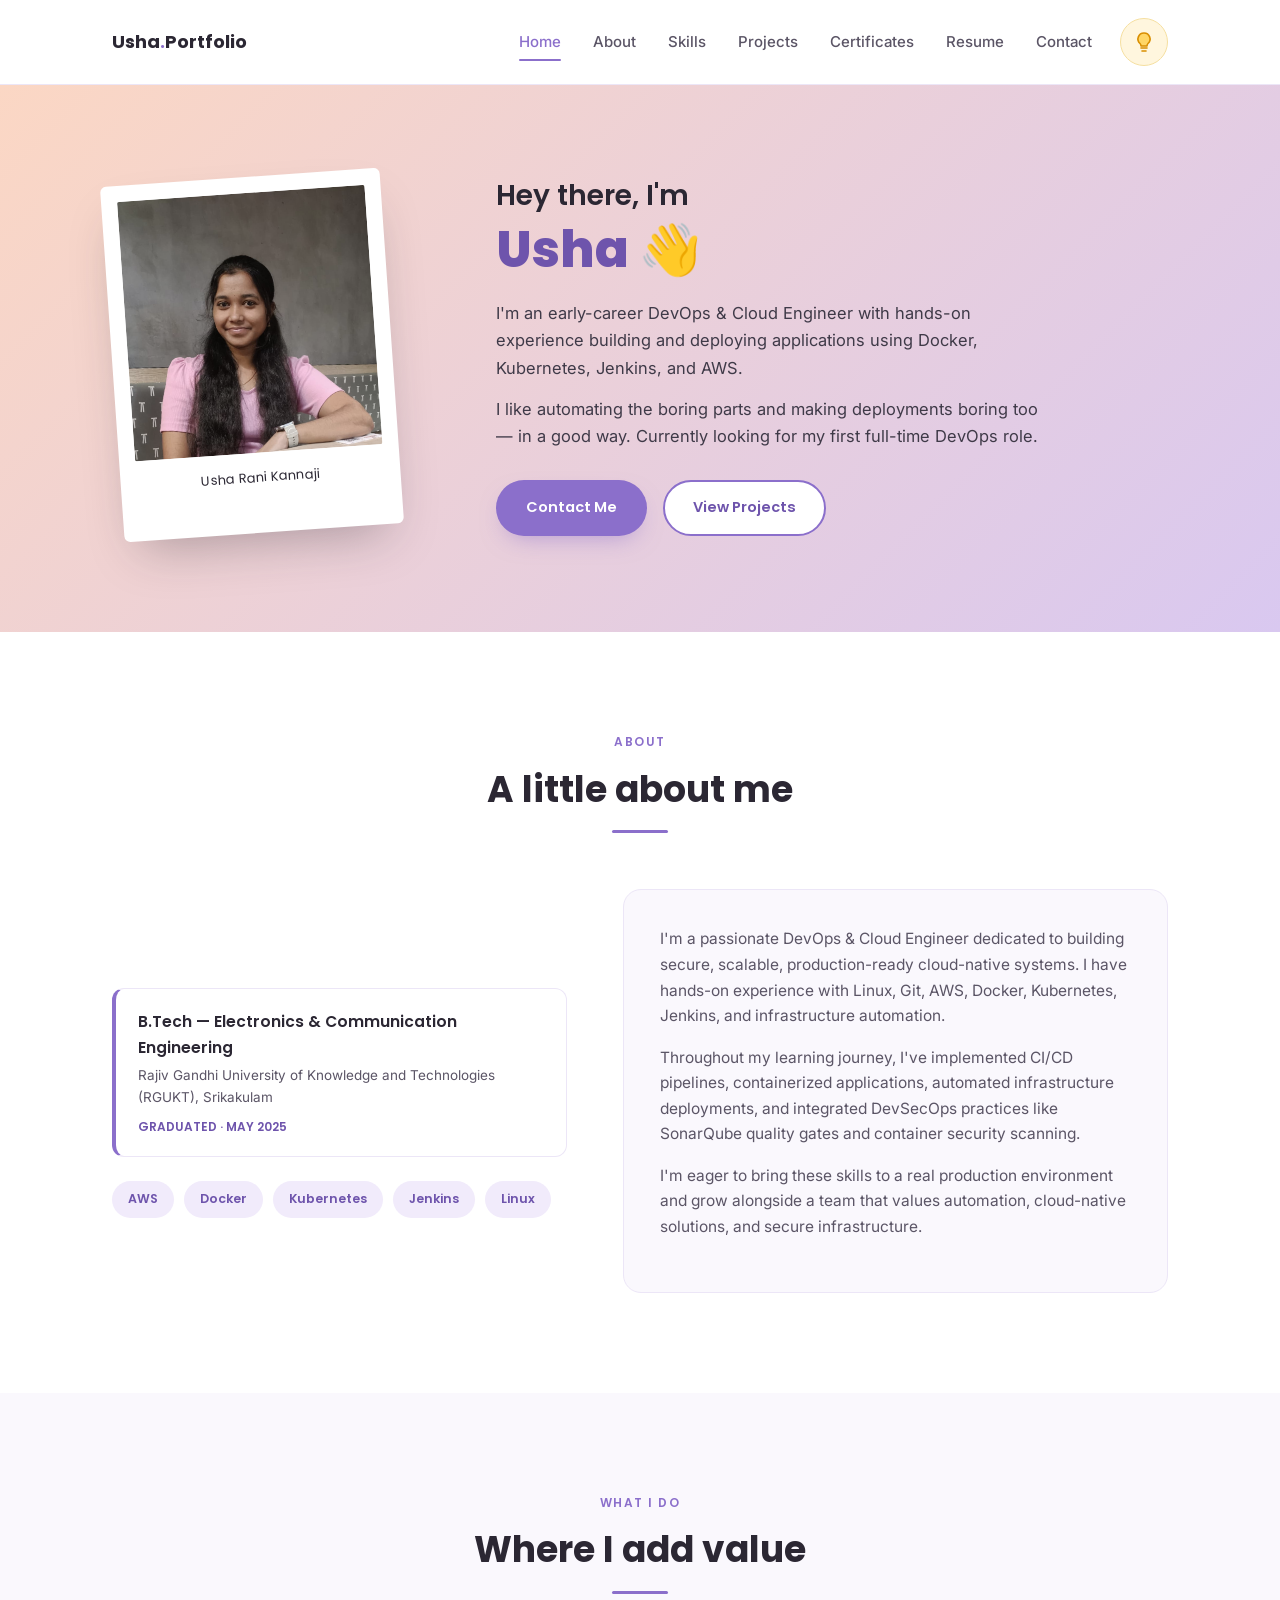
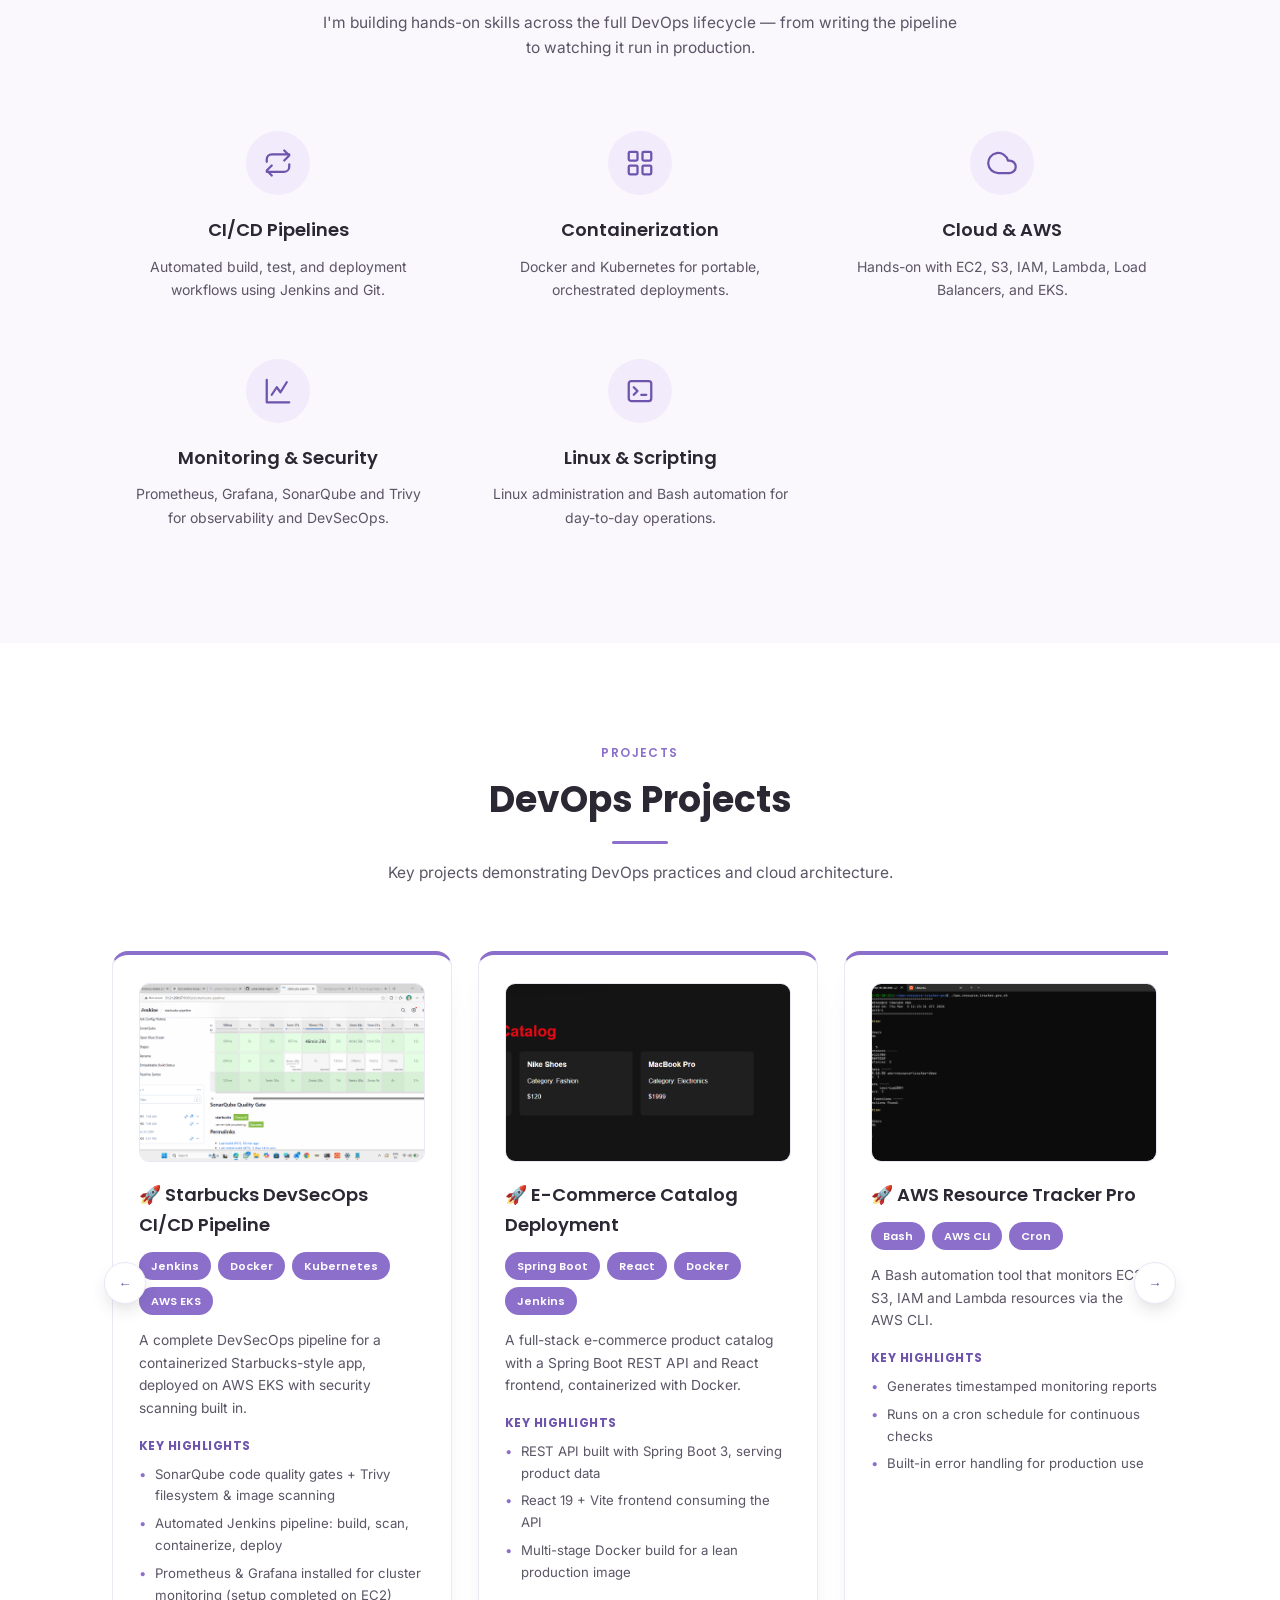
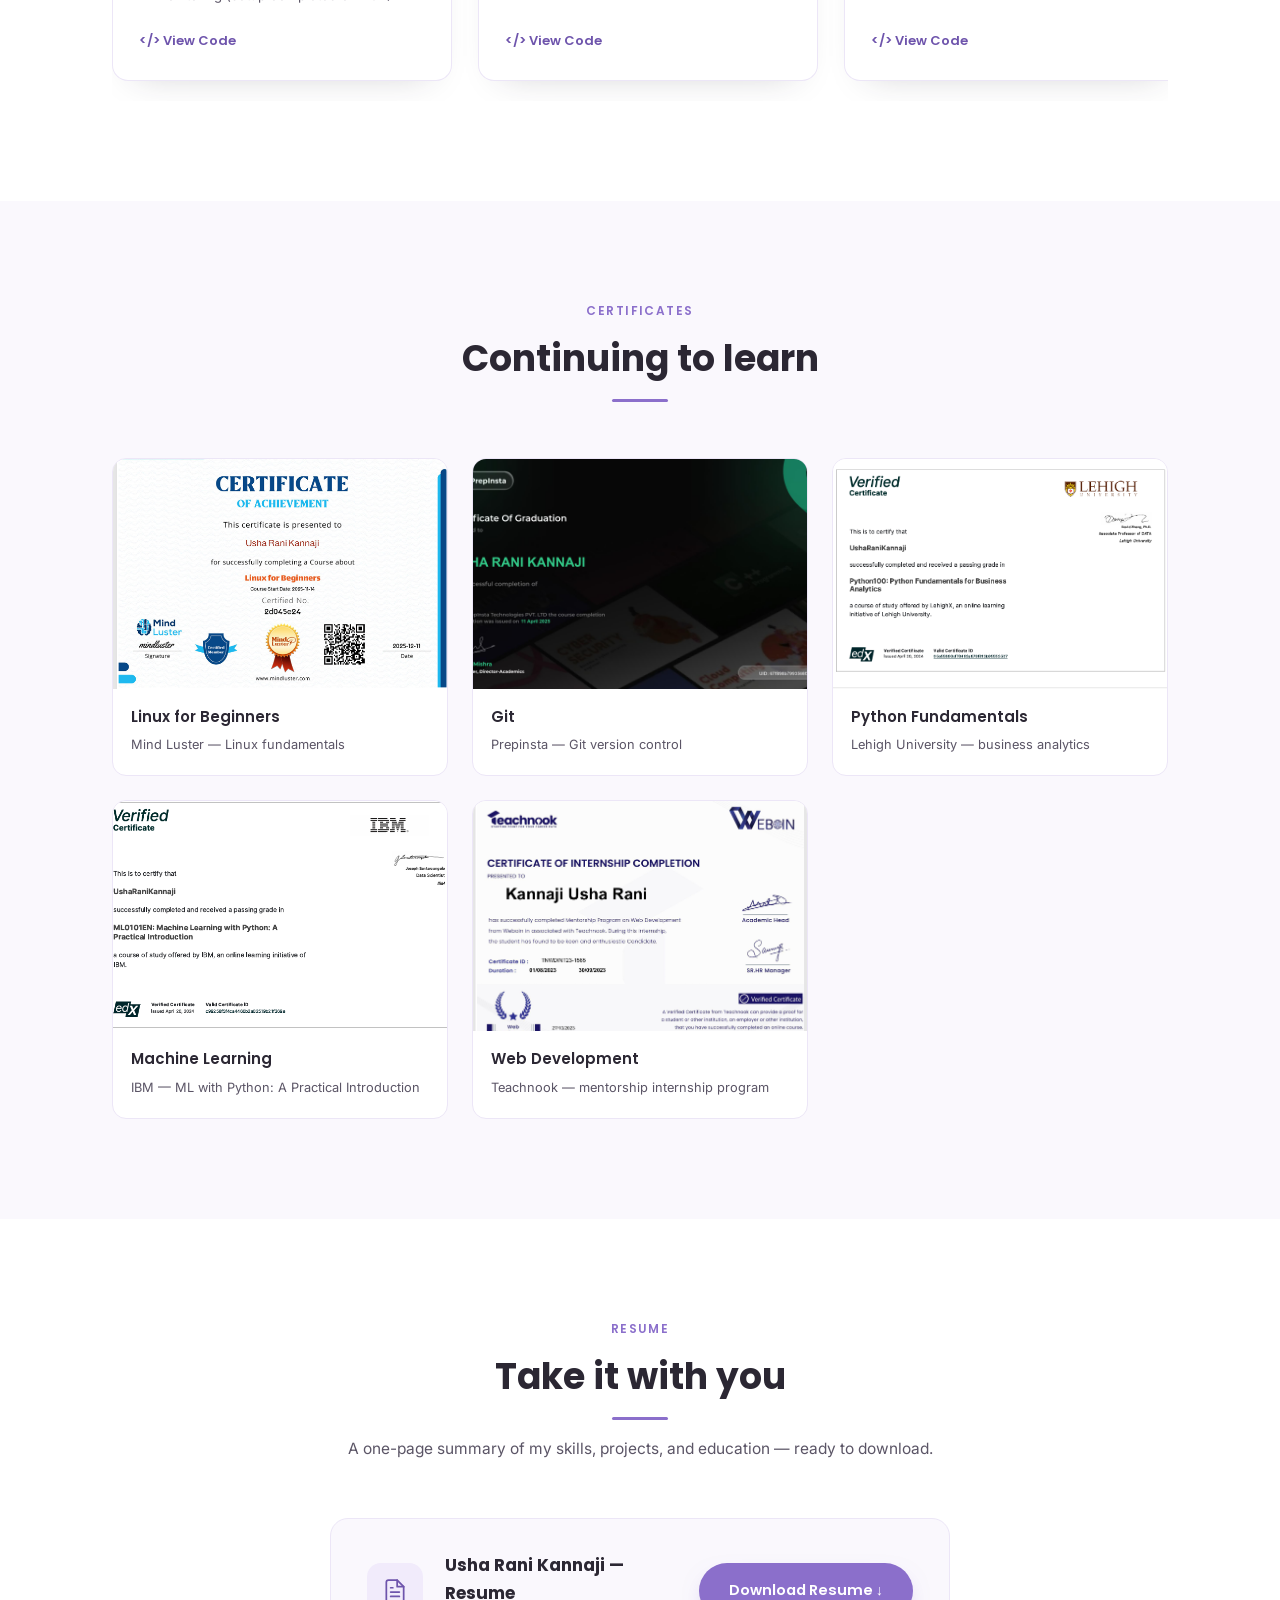
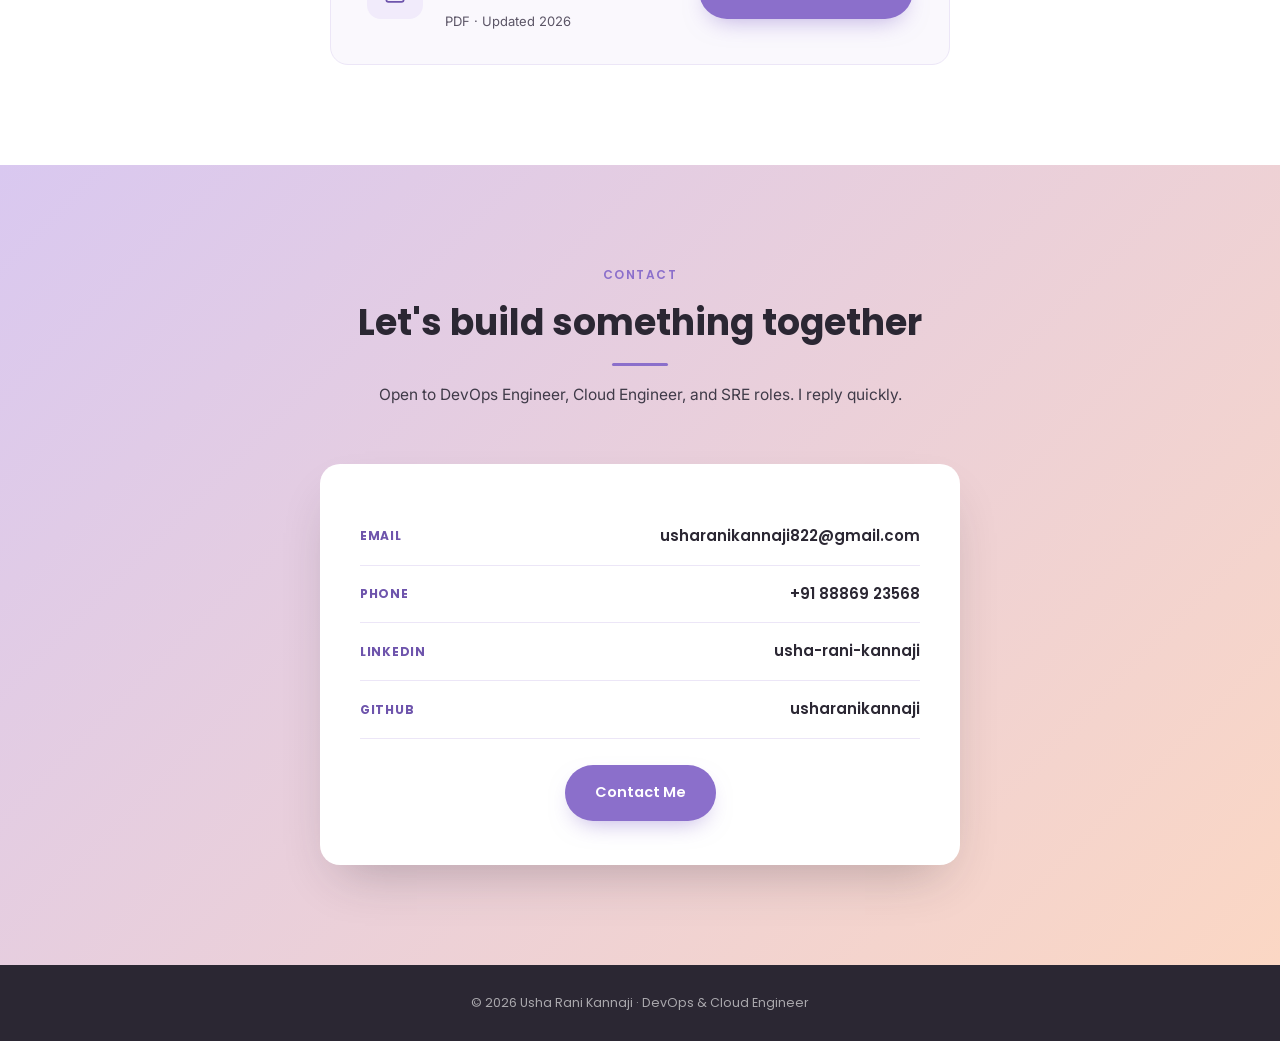
<file: index.html>
<!DOCTYPE html>
<html lang="en">
<head>
<meta charset="UTF-8">
<meta name="viewport" content="width=device-width, initial-scale=1.0">
<title>Usha Rani Kannaji | DevOps Portfolio</title>
<meta name="description" content="Portfolio of Usha Rani Kannaji, DevOps & Cloud Engineer — AWS, Docker, Kubernetes, Jenkins, CI/CD.">
<link rel="preconnect" href="https://fonts.googleapis.com">
<link rel="preconnect" href="https://fonts.gstatic.com" crossorigin>
<link href="https://fonts.googleapis.com/css2?family=Poppins:wght@400;500;600;700;800&family=Inter:wght@400;500;600&display=swap" rel="stylesheet">
<style>
  :root{
    --purple:#8B6FCB;
    --purple-dark:#6E54AC;
    --purple-soft:#F1EBFB;
    --peach:#FBD7C4;
    --lavender:#D9C8F0;
    --ink:#2B2733;
    --text:#5B5566;
    --bg:#FFFFFF;
    --bg-soft:#FAF8FD;
    --line:#ECE6F7;
    --heading:'Poppins', sans-serif;
    --body:'Inter', sans-serif;
  }
  *{box-sizing:border-box; margin:0; padding:0;}
  html{scroll-behavior:smooth;}
  @media (prefers-reduced-motion: reduce){
    html{scroll-behavior:auto;}
    *{animation-duration:0.001ms !important; transition-duration:0.001ms !important;}
  }
  body{font-family:var(--body); color:var(--text); background:var(--bg); line-height:1.65; -webkit-font-smoothing:antialiased;}
  a{color:inherit; text-decoration:none;}
  img{max-width:100%; display:block;}
  ul{list-style:none;}
  .wrap{max-width:1120px; margin:0 auto; padding:0 32px;}
  h1,h2,h3{font-family:var(--heading); color:var(--ink);}

  /* ===== NAV ===== */
  header.nav{position:sticky; top:0; z-index:100; background:rgba(255,255,255,0.9); backdrop-filter:blur(10px); border-bottom:1px solid var(--line);}
  .nav-inner{max-width:1120px; margin:0 auto; padding:18px 32px; display:flex; align-items:center; justify-content:space-between;}
  .nav-mark{font-family:var(--heading); font-weight:700; font-size:18px; color:var(--ink);}
  .nav-mark span{color:var(--purple);}
  .nav-links{display:flex; gap:32px; font-size:15px; font-weight:500;}
  .nav-links a{color:var(--text); position:relative; padding:4px 0; transition:color .2s ease;}
  .nav-links a:hover, .nav-links a.active{color:var(--purple);}
  .nav-links a::after{content:''; position:absolute; left:0; bottom:-3px; height:2px; width:0; background:var(--purple); transition:width .25s ease; border-radius:2px;}
  .nav-links a:hover::after, .nav-links a.active::after{width:100%;}
  .nav-right{display:flex; align-items:center; gap:28px;}
  .nav-toggle{display:none; flex-direction:column; gap:4px; background:none; border:none; cursor:pointer; padding:6px;}
  .nav-toggle span{width:22px; height:2px; background:var(--ink); border-radius:2px;}

  /* ===== BULB TOGGLE (color / black & white) ===== */
  .bulb-btn{
    background:#FFF6DE; border:1px solid #F5DFA0; cursor:pointer; padding:9px;
    display:flex; align-items:center; justify-content:center; border-radius:50%;
    width:48px; height:48px; flex-shrink:0; position:relative;
    animation:bulbGlow 2.6s ease-in-out infinite;
    transition:background .2s ease, border-color .2s ease, transform .2s ease;
  }
  .bulb-btn:hover{background:#FFEEC0; border-color:#F0CE6E; transform:scale(1.08) rotate(-4deg);}
  .bulb-btn:active{transform:scale(0.94);}
  .bulb-btn svg{width:24px; height:24px; stroke:#D98E00; fill:#FFD666; stroke-width:1.6; transition:stroke .25s ease, fill .25s ease;}
  body.bw-mode .bulb-btn{background:#EFEFEF; border-color:#D5D5D5; animation:none;}
  body.bw-mode .bulb-btn svg{stroke:#555; fill:#CFCFCF;}
  @keyframes bulbGlow{
    0%, 100%{box-shadow:0 0 0 0 rgba(255,214,102,0.55);}
    50%{box-shadow:0 0 0 7px rgba(255,214,102,0);}
  }
  @media (prefers-reduced-motion: reduce){
    .bulb-btn{animation:none;}
  }

  body.bw-mode{filter:grayscale(100%); transition:filter .4s ease;}
  body:not(.bw-mode){transition:filter .4s ease;}

  /* ===== HERO ===== */
  .hero{background:linear-gradient(135deg, var(--peach) 0%, var(--lavender) 100%); padding:88px 0 96px; overflow:hidden;}
  .hero-inner{display:grid; grid-template-columns:320px 1fr; gap:64px; align-items:center;}
  .polaroid{
    background:#fff; padding:16px 16px 44px; border-radius:6px; transform:rotate(-4deg);
    box-shadow:0 24px 50px -18px rgba(43,39,51,0.35); width:280px;
  }
  .polaroid img{width:100%; aspect-ratio:1/1.05; object-fit:cover; border-radius:2px; filter:grayscale(15%);}
  .polaroid .cap{text-align:center; font-family:var(--heading); font-size:13px; color:var(--ink); margin-top:14px; letter-spacing:0.02em;}
  .hero-eyebrow{font-family:var(--heading); font-weight:600; font-size:28px; color:var(--ink); margin-bottom:4px;}
  .hero h1{font-size:clamp(34px,4.4vw,50px); font-weight:800; color:var(--purple-dark); margin-bottom:22px; line-height:1.1;}
  .hero p.lede{font-size:16.5px; color:#3F3A48; max-width:560px; margin-bottom:14px;}
  .hero p.lede + p.lede{margin-bottom:30px;}
  .hero-actions{display:flex; gap:16px; flex-wrap:wrap;}
  .btn{font-family:var(--heading); font-weight:600; font-size:14.5px; padding:14px 28px; border-radius:30px; display:inline-flex; align-items:center; gap:8px; transition:all .2s ease; border:2px solid transparent;}
  .btn-primary{background:var(--purple); color:#fff; box-shadow:0 10px 24px -10px rgba(139,111,203,0.6);}
  .btn-primary:hover{background:var(--purple-dark); transform:translateY(-2px);}
  .btn-ghost{border-color:var(--purple); color:var(--purple-dark); background:#fff;}
  .btn-ghost:hover{background:var(--purple-soft); transform:translateY(-2px);}

  /* ===== SECTION SCAFFOLD ===== */
  section{padding:100px 0;}
  .sec-head{text-align:center; max-width:640px; margin:0 auto 56px;}
  .sec-head .eyebrow{font-family:var(--heading); font-size:12px; letter-spacing:0.12em; text-transform:uppercase; color:var(--purple); font-weight:600;}
  .sec-head h2{font-size:clamp(26px,3vw,36px); font-weight:700; margin-top:8px; position:relative; display:inline-block; padding-bottom:14px;}
  .sec-head h2::after{content:''; position:absolute; left:50%; bottom:0; transform:translateX(-50%); width:56px; height:3px; background:var(--purple); border-radius:3px;}
  .sec-head p{color:var(--text); margin-top:16px; font-size:15.5px;}

  .reveal{opacity:0; transform:translateY(18px); transition:opacity .6s ease, transform .6s ease;}
  .reveal.in{opacity:1; transform:translateY(0);}

  /* ===== ABOUT ===== */
  .about-grid{display:grid; grid-template-columns:1fr 1.2fr; gap:56px; align-items:center;}
  .about-card{background:var(--bg-soft); border:1px solid var(--line); border-radius:18px; padding:36px;}
  .about-card p{margin-bottom:16px; font-size:15.5px; color:var(--text);}
  .edu-card{margin-top:24px; padding:20px 22px; background:#fff; border:1px solid var(--line); border-radius:12px; border-left:4px solid var(--purple);}
  .edu-card .deg{font-family:var(--heading); font-weight:600; font-size:15.5px; color:var(--ink);}
  .edu-card .school{color:var(--text); font-size:13.5px; margin-top:4px;}
  .edu-card .yr{font-family:var(--heading); font-size:12px; color:var(--purple-dark); margin-top:8px; font-weight:600;}
  .about-badges{display:flex; flex-wrap:wrap; gap:10px; margin-top:24px;}
  .badge{font-family:var(--heading); font-size:12.5px; font-weight:600; padding:8px 16px; background:var(--purple-soft); color:var(--purple-dark); border-radius:20px;}

  /* ===== WHAT I DO / SKILLS ===== */
  .do-grid{display:grid; grid-template-columns:repeat(3,1fr); gap:30px;}
  .do-card{text-align:center; padding:14px;}
  .do-icon{width:64px; height:64px; margin:0 auto 20px; display:flex; align-items:center; justify-content:center; background:var(--purple-soft); border-radius:50%;}
  .do-icon svg{width:30px; height:30px; stroke:var(--purple-dark);}
  .do-card h3{font-size:18px; font-weight:600; margin-bottom:10px;}
  .do-card p{font-size:14px; color:var(--text);}
  @media (max-width:760px){.do-grid{grid-template-columns:1fr 1fr;}}
  @media (max-width:480px){.do-grid{grid-template-columns:1fr;}}

  /* ===== PROJECTS CAROUSEL ===== */
  .carousel-wrap{position:relative;}
  .carousel{display:flex; gap:26px; overflow-x:auto; scroll-snap-type:x mandatory; padding:10px 4px 20px; scrollbar-width:none;}
  .carousel::-webkit-scrollbar{display:none;}
  .proj-card{
    scroll-snap-align:start; flex:0 0 340px; background:#fff; border:1px solid var(--line); border-radius:16px;
    padding:28px 26px; border-top:4px solid var(--purple); box-shadow:0 16px 34px -24px rgba(43,39,51,0.25);
    display:flex; flex-direction:column;
  }
  .proj-card .shot{border-radius:10px; overflow:hidden; margin-bottom:18px; border:1px solid var(--line); aspect-ratio:16/10; background:var(--bg-soft);}
  .proj-card .shot img{width:100%; height:100%; object-fit:cover;}
  .proj-card h3{font-size:18px; font-weight:600; margin-bottom:12px; display:flex; align-items:start; gap:8px;}
  .proj-tags{display:flex; flex-wrap:wrap; gap:7px; margin-bottom:14px;}
  .proj-tag{font-family:var(--heading); font-size:11px; font-weight:600; padding:5px 12px; background:var(--purple); color:#fff; border-radius:20px;}
  .proj-card > p.desc{font-size:13.8px; color:var(--text); margin-bottom:16px;}
  .proj-highlights{font-size:12px; font-weight:700; font-family:var(--heading); color:var(--purple-dark); text-transform:uppercase; letter-spacing:0.04em; margin-bottom:8px;}
  .proj-card ul.feat{margin-bottom:18px; flex:1;}
  .proj-card ul.feat li{font-size:13.2px; color:var(--text); margin-bottom:6px; padding-left:16px; position:relative;}
  .proj-card ul.feat li::before{content:'•'; position:absolute; left:0; color:var(--purple);}
  .repo-link{font-family:var(--heading); font-size:13px; font-weight:600; color:var(--purple-dark); display:inline-flex; align-items:center; gap:6px; margin-top:auto;}
  .repo-link:hover{color:var(--purple);}
  .carousel-btn{
    position:absolute; top:45%; transform:translateY(-50%); width:42px; height:42px; border-radius:50%;
    background:#fff; border:1px solid var(--line); box-shadow:0 8px 20px -8px rgba(43,39,51,0.3);
    display:flex; align-items:center; justify-content:center; cursor:pointer; z-index:5; color:var(--purple-dark);
  }
  .carousel-btn:hover{background:var(--purple-soft);}
  .carousel-btn.prev{left:-8px;}
  .carousel-btn.next{right:-8px;}
  @media (max-width:640px){.carousel-btn{display:none;}}

  /* ===== CERTIFICATES ===== */
  .cert-grid{display:grid; grid-template-columns:repeat(3,1fr); gap:24px;}
  .cert-card{background:#fff; border:1px solid var(--line); border-radius:14px; overflow:hidden; transition:transform .2s ease, box-shadow .2s ease;}
  .cert-card:hover{transform:translateY(-4px); box-shadow:0 18px 34px -20px rgba(43,39,51,0.28);}
  .cert-img{aspect-ratio:16/11; background:var(--bg-soft); overflow:hidden;}
  .cert-img img{width:100%; height:100%; object-fit:cover;}
  .cert-body{padding:16px 18px 20px;}
  .cert-body h3{font-size:15px; font-weight:600; margin-bottom:5px;}
  .cert-body p{font-size:12.8px; color:var(--text);}
  @media (max-width:760px){.cert-grid{grid-template-columns:1fr 1fr;}}
  @media (max-width:480px){.cert-grid{grid-template-columns:1fr;}}

  /* ===== RESUME ===== */
  .resume-card{
    max-width:620px; margin:0 auto; background:var(--bg-soft); border:1px solid var(--line);
    border-radius:18px; padding:32px 36px; display:flex; align-items:center; gap:22px; flex-wrap:wrap;
  }
  .resume-icon{
    width:56px; height:56px; border-radius:14px; background:var(--purple-soft); flex-shrink:0;
    display:flex; align-items:center; justify-content:center;
  }
  .resume-icon svg{width:26px; height:26px; stroke:var(--purple-dark);}
  .resume-card h3{font-size:17px; margin-bottom:4px;}
  .resume-card p{font-size:13px; color:var(--text);}
  .resume-card > div:nth-child(2){flex:1; min-width:180px;}
  @media (max-width:560px){.resume-card{flex-direction:column; text-align:center; padding:32px 24px;}}

  /* ===== CONTACT ===== */
  .contact{background:linear-gradient(135deg, var(--lavender) 0%, var(--peach) 100%);}
  .contact .sec-head p{color:#3F3A48;}
  .contact-card{
    max-width:640px; margin:0 auto; background:#fff; border-radius:20px; padding:44px 40px;
    box-shadow:0 24px 50px -20px rgba(43,39,51,0.3);
  }
  .contact-row{display:flex; align-items:center; justify-content:space-between; padding:16px 0; border-bottom:1px solid var(--line);}
  .contact-row:last-of-type{border-bottom:none;}
  .contact-row .label{font-family:var(--heading); font-size:12px; color:var(--purple-dark); text-transform:uppercase; letter-spacing:0.06em; font-weight:700;}
  .contact-row .value{font-family:var(--heading); font-size:15px; font-weight:600; color:var(--ink);}
  .contact-row a.value:hover{color:var(--purple);}
  .contact-cta{margin-top:26px; text-align:center;}

  footer{background:var(--ink); padding:28px 0; text-align:center;}
  footer p{font-family:var(--heading); font-size:12.5px; color:rgba(255,255,255,0.6);}

  @media (max-width:860px){
    .hero-inner{grid-template-columns:1fr; text-align:center;}
    .polaroid{margin:0 auto;}
    .hero-actions{justify-content:center;}
    .about-grid{grid-template-columns:1fr;}
    .nav-links{position:fixed; inset:64px 0 0 0; background:#fff; flex-direction:column; padding:32px; gap:22px; font-size:18px; transform:translateX(100%); transition:transform .3s ease;}
    .nav-links.open{transform:translateX(0);}
    .nav-toggle{display:flex;}
  }
</style>
</head>
<body>

<header class="nav">
  <div class="nav-inner">
    <div class="nav-mark">Usha<span>.</span>Portfolio</div>
    <div class="nav-right">
      <nav class="nav-links" id="navLinks">
        <a href="#home">Home</a>
        <a href="#about">About</a>
        <a href="#skills">Skills</a>
        <a href="#projects">Projects</a>
        <a href="#certificates">Certificates</a>
        <a href="#resume">Resume</a>
        <a href="#contact">Contact</a>
      </nav>
      <button class="bulb-btn" id="bwToggle" aria-label="Toggle black and white mode" title="Toggle black &amp; white">
        <svg viewBox="0 0 24 24" stroke-linecap="round" stroke-linejoin="round">
          <path d="M9 18h6"/>
          <path d="M10 21h4"/>
          <path d="M12 3a6 6 0 00-4 10.5c.6.6 1 1.4 1 2.5h6c0-1.1.4-1.9 1-2.5A6 6 0 0012 3z"/>
        </svg>
      </button>
      <button class="nav-toggle" id="navToggle" aria-label="Toggle menu"><span></span><span></span><span></span></button>
    </div>
  </div>
</header>

<section class="hero" id="home">
  <div class="wrap hero-inner">
    <div class="polaroid">
      <img src="assets/profile.jpg" alt="Usha Rani Kannaji">
      <div class="cap">Usha Rani Kannaji</div>
    </div>
    <div>
      <div class="hero-eyebrow">Hey there, I'm</div>
      <h1>Usha 👋</h1>
      <p class="lede">I'm an early-career DevOps & Cloud Engineer with hands-on experience building and deploying applications using Docker, Kubernetes, Jenkins, and AWS.</p>
      <p class="lede">I like automating the boring parts and making deployments boring too — in a good way. Currently looking for my first full-time DevOps role.</p>
      <div class="hero-actions">
        <a class="btn btn-primary" href="#contact">Contact Me</a>
        <a class="btn btn-ghost" href="#projects">View Projects</a>
      </div>
    </div>
  </div>
</section>

<section id="about">
  <div class="wrap">
    <div class="sec-head reveal">
      <div class="eyebrow">About</div>
      <h2>A little about me</h2>
    </div>
    <div class="about-grid reveal">
      <div>
        <div class="edu-card">
          <div class="deg">B.Tech — Electronics & Communication Engineering</div>
          <div class="school">Rajiv Gandhi University of Knowledge and Technologies (RGUKT), Srikakulam</div>
          <div class="yr">GRADUATED · MAY 2025</div>
        </div>
        <div class="about-badges">
          <span class="badge">AWS</span>
          <span class="badge">Docker</span>
          <span class="badge">Kubernetes</span>
          <span class="badge">Jenkins</span>
          <span class="badge">Linux</span>
        </div>
      </div>
      <div class="about-card">
        <p>I'm a passionate DevOps & Cloud Engineer dedicated to building secure, scalable, production-ready cloud-native systems. I have hands-on experience with Linux, Git, AWS, Docker, Kubernetes, Jenkins, and infrastructure automation.</p>
        <p>Throughout my learning journey, I've implemented CI/CD pipelines, containerized applications, automated infrastructure deployments, and integrated DevSecOps practices like SonarQube quality gates and container security scanning.</p>
        <p>I'm eager to bring these skills to a real production environment and grow alongside a team that values automation, cloud-native solutions, and secure infrastructure.</p>
      </div>
    </div>
  </div>
</section>

<section id="skills" style="background:var(--bg-soft);">
  <div class="wrap">
    <div class="sec-head reveal">
      <div class="eyebrow">What I Do</div>
      <h2>Where I add value</h2>
      <p>I'm building hands-on skills across the full DevOps lifecycle — from writing the pipeline to watching it run in production.</p>
    </div>
    <div class="do-grid reveal">
      <div class="do-card">
        <div class="do-icon"><svg viewBox="0 0 24 24" fill="none" stroke-width="1.8" stroke-linecap="round" stroke-linejoin="round"><path d="M17 2l4 4-4 4"/><path d="M3 11V9a4 4 0 014-4h14"/><path d="M7 22l-4-4 4-4"/><path d="M21 13v2a4 4 0 01-4 4H3"/></svg></div>
        <h3>CI/CD Pipelines</h3>
        <p>Automated build, test, and deployment workflows using Jenkins and Git.</p>
      </div>
      <div class="do-card">
        <div class="do-icon"><svg viewBox="0 0 24 24" fill="none" stroke-width="1.8" stroke-linecap="round" stroke-linejoin="round"><rect x="3" y="3" width="7" height="7" rx="1"/><rect x="14" y="3" width="7" height="7" rx="1"/><rect x="3" y="14" width="7" height="7" rx="1"/><rect x="14" y="14" width="7" height="7" rx="1"/></svg></div>
        <h3>Containerization</h3>
        <p>Docker and Kubernetes for portable, orchestrated deployments.</p>
      </div>
      <div class="do-card">
        <div class="do-icon"><svg viewBox="0 0 24 24" fill="none" stroke-width="1.8" stroke-linecap="round" stroke-linejoin="round"><path d="M18 10h-1.26A8 8 0 109 20h9a5 5 0 000-10z"/></svg></div>
        <h3>Cloud & AWS</h3>
        <p>Hands-on with EC2, S3, IAM, Lambda, Load Balancers, and EKS.</p>
      </div>
      <div class="do-card">
        <div class="do-icon"><svg viewBox="0 0 24 24" fill="none" stroke-width="1.8" stroke-linecap="round" stroke-linejoin="round"><path d="M3 3v18h18"/><path d="M7 15l4-6 3 4 5-8"/></svg></div>
        <h3>Monitoring & Security</h3>
        <p>Prometheus, Grafana, SonarQube and Trivy for observability and DevSecOps.</p>
      </div>
      <div class="do-card">
        <div class="do-icon"><svg viewBox="0 0 24 24" fill="none" stroke-width="1.8" stroke-linecap="round" stroke-linejoin="round"><rect x="3" y="4" width="18" height="16" rx="2"/><path d="M7 9l3 3-3 3"/><path d="M13 15h4"/></svg></div>
        <h3>Linux & Scripting</h3>
        <p>Linux administration and Bash automation for day-to-day operations.</p>
      </div>
    </div>
  </div>
</section>

<section id="projects">
  <div class="wrap">
    <div class="sec-head reveal">
      <div class="eyebrow">Projects</div>
      <h2>DevOps Projects</h2>
      <p>Key projects demonstrating DevOps practices and cloud architecture.</p>
    </div>
    <div class="carousel-wrap reveal">
      <button class="carousel-btn prev" id="prevBtn" aria-label="Previous">&#8592;</button>
      <div class="carousel" id="carousel">

        <div class="proj-card">
          <div class="shot"><img src="assets/Str2.png" alt="Starbucks DevSecOps pipeline"></div>
          <h3>🚀 Starbucks DevSecOps CI/CD Pipeline</h3>
          <div class="proj-tags">
            <span class="proj-tag">Jenkins</span><span class="proj-tag">Docker</span><span class="proj-tag">Kubernetes</span><span class="proj-tag">AWS EKS</span>
          </div>
          <p class="desc">A complete DevSecOps pipeline for a containerized Starbucks-style app, deployed on AWS EKS with security scanning built in.</p>
          <div class="proj-highlights">Key Highlights</div>
          <ul class="feat">
            <li>SonarQube code quality gates + Trivy filesystem & image scanning</li>
            <li>Automated Jenkins pipeline: build, scan, containerize, deploy</li>
            <li>Prometheus & Grafana installed for cluster monitoring (setup completed on EC2)</li>
          </ul>
          <a class="repo-link" href="https://github.com/usharanikannaji/starbucks-kubernetes" target="_blank" rel="noopener">&lt;/&gt; View Code</a>
        </div>

        <div class="proj-card">
          <div class="shot"><img src="assets/ec1.png" alt="E-commerce catalog deployment"></div>
          <h3>🚀 E-Commerce Catalog Deployment</h3>
          <div class="proj-tags">
            <span class="proj-tag">Spring Boot</span><span class="proj-tag">React</span><span class="proj-tag">Docker</span><span class="proj-tag">Jenkins</span>
          </div>
          <p class="desc">A full-stack e-commerce product catalog with a Spring Boot REST API and React frontend, containerized with Docker.</p>
          <div class="proj-highlights">Key Highlights</div>
          <ul class="feat">
            <li>REST API built with Spring Boot 3, serving product data</li>
            <li>React 19 + Vite frontend consuming the API</li>
            <li>Multi-stage Docker build for a lean production image</li>
          </ul>
          <a class="repo-link" href="https://github.com/usharanikannaji/ecommerce-catalog" target="_blank" rel="noopener">&lt;/&gt; View Code</a>
        </div>

        <div class="proj-card">
          <div class="shot"><img src="assets/aws.png" alt="AWS Resource Tracker Pro"></div>
          <h3>🚀 AWS Resource Tracker Pro</h3>
          <div class="proj-tags">
            <span class="proj-tag">Bash</span><span class="proj-tag">AWS CLI</span><span class="proj-tag">Cron</span>
          </div>
          <p class="desc">A Bash automation tool that monitors EC2, S3, IAM and Lambda resources via the AWS CLI.</p>
          <div class="proj-highlights">Key Highlights</div>
          <ul class="feat">
            <li>Generates timestamped monitoring reports</li>
            <li>Runs on a cron schedule for continuous checks</li>
            <li>Built-in error handling for production use</li>
          </ul>
          <a class="repo-link" href="https://github.com/usharanikannaji/aws-resource-tracker-pro" target="_blank" rel="noopener">&lt;/&gt; View Code</a>
        </div>

      </div>
      <button class="carousel-btn next" id="nextBtn" aria-label="Next">&#8594;</button>
    </div>
  </div>
</section>

<section id="certificates" style="background:var(--bg-soft);">
  <div class="wrap">
    <div class="sec-head reveal">
      <div class="eyebrow">Certificates</div>
      <h2>Continuing to learn</h2>
    </div>
    <div class="cert-grid reveal">
      <div class="cert-card">
        <div class="cert-img"><img src="assets/Linux.png" alt="Linux for Beginners certificate"></div>
        <div class="cert-body"><h3>Linux for Beginners</h3><p>Mind Luster — Linux fundamentals</p></div>
      </div>
      <div class="cert-card">
        <div class="cert-img"><img src="assets/git.png" alt="Git certificate"></div>
        <div class="cert-body"><h3>Git</h3><p>Prepinsta — Git version control</p></div>
      </div>
      <div class="cert-card">
        <div class="cert-img"><img src="assets/python.png" alt="Python Fundamentals certificate"></div>
        <div class="cert-body"><h3>Python Fundamentals</h3><p>Lehigh University — business analytics</p></div>
      </div>
      <div class="cert-card">
        <div class="cert-img"><img src="assets/ml.png" alt="Machine Learning certificate"></div>
        <div class="cert-body"><h3>Machine Learning</h3><p>IBM — ML with Python: A Practical Introduction</p></div>
      </div>
      <div class="cert-card">
        <div class="cert-img"><img src="assets/teachnook.png" alt="Web Development certificate"></div>
        <div class="cert-body"><h3>Web Development</h3><p>Teachnook — mentorship internship program</p></div>
      </div>
    </div>
  </div>
</section>

<section id="resume">
  <div class="wrap">
    <div class="sec-head reveal">
      <div class="eyebrow">Resume</div>
      <h2>Take it with you</h2>
      <p>A one-page summary of my skills, projects, and education — ready to download.</p>
    </div>
    <div class="resume-card reveal">
      <div class="resume-icon">
        <svg viewBox="0 0 24 24" fill="none" stroke-width="1.6" stroke-linecap="round" stroke-linejoin="round"><path d="M14 2H6a2 2 0 00-2 2v16a2 2 0 002 2h12a2 2 0 002-2V8z"/><path d="M14 2v6h6"/><path d="M16 13H8"/><path d="M16 17H8"/><path d="M10 9H8"/></svg>
      </div>
      <div>
        <h3>Usha Rani Kannaji — Resume</h3>
        <p>PDF · Updated 2026</p>
      </div>
      <a class="btn btn-primary" href="assets/resume.pdf" download>Download Resume ↓</a>
    </div>
  </div>
</section>

<section id="contact" class="contact">
  <div class="wrap">
    <div class="sec-head reveal">
      <div class="eyebrow">Contact</div>
      <h2>Let's build something together</h2>
      <p>Open to DevOps Engineer, Cloud Engineer, and SRE roles. I reply quickly.</p>
    </div>
    <div class="contact-card reveal">
      <div class="contact-row"><span class="label">Email</span><a class="value" href="mailto:usharanikannaji822@gmail.com">usharanikannaji822@gmail.com</a></div>
      <div class="contact-row"><span class="label">Phone</span><a class="value" href="tel:+918886923568">+91 88869 23568</a></div>
      <div class="contact-row"><span class="label">LinkedIn</span><a class="value" href="https://www.linkedin.com/in/usha-rani-kannaji-70aa01305/" target="_blank" rel="noopener">usha-rani-kannaji</a></div>
      <div class="contact-row"><span class="label">GitHub</span><a class="value" href="https://github.com/usharanikannaji" target="_blank" rel="noopener">usharanikannaji</a></div>
      <div class="contact-cta">
        <a class="btn btn-primary" href="mailto:usharanikannaji822@gmail.com">Contact Me</a>
      </div>
    </div>
  </div>
</section>

<footer>
  <p>© 2026 Usha Rani Kannaji · DevOps & Cloud Engineer</p>
</footer>

<script>
  // black & white toggle
  const bwToggle = document.getElementById('bwToggle');
  const applyBw = (on) => {
    document.body.classList.toggle('bw-mode', on);
    try { localStorage.setItem('usha-bw-mode', on ? '1' : '0'); } catch (e) {}
  };
  try {
    if (localStorage.getItem('usha-bw-mode') === '1') applyBw(true);
  } catch (e) {}
  bwToggle.addEventListener('click', () => {
    applyBw(!document.body.classList.contains('bw-mode'));
  });

  const navToggle = document.getElementById('navToggle');
  const navLinks = document.getElementById('navLinks');
  navToggle.addEventListener('click', () => navLinks.classList.toggle('open'));
  navLinks.querySelectorAll('a').forEach(a => a.addEventListener('click', () => navLinks.classList.remove('open')));

  const revealEls = document.querySelectorAll('.reveal');
  const io = new IntersectionObserver((entries) => {
    entries.forEach(e => { if (e.isIntersecting) { e.target.classList.add('in'); io.unobserve(e.target); } });
  }, { threshold: 0.12 });
  revealEls.forEach(el => io.observe(el));

  const sections = document.querySelectorAll('section[id]');
  const links = document.querySelectorAll('.nav-links a');
  const spy = new IntersectionObserver((entries) => {
    entries.forEach(entry => {
      if (entry.isIntersecting) {
        links.forEach(l => l.classList.toggle('active', l.getAttribute('href') === '#' + entry.target.id));
      }
    });
  }, { rootMargin: '-40% 0px -50% 0px' });
  sections.forEach(s => spy.observe(s));

  const carousel = document.getElementById('carousel');
  const prevBtn = document.getElementById('prevBtn');
  const nextBtn = document.getElementById('nextBtn');
  const scrollAmount = 366;
  prevBtn.addEventListener('click', () => carousel.scrollBy({ left: -scrollAmount, behavior: 'smooth' }));
  nextBtn.addEventListener('click', () => carousel.scrollBy({ left: scrollAmount, behavior: 'smooth' }));
</script>

</body>
</html>
</file>
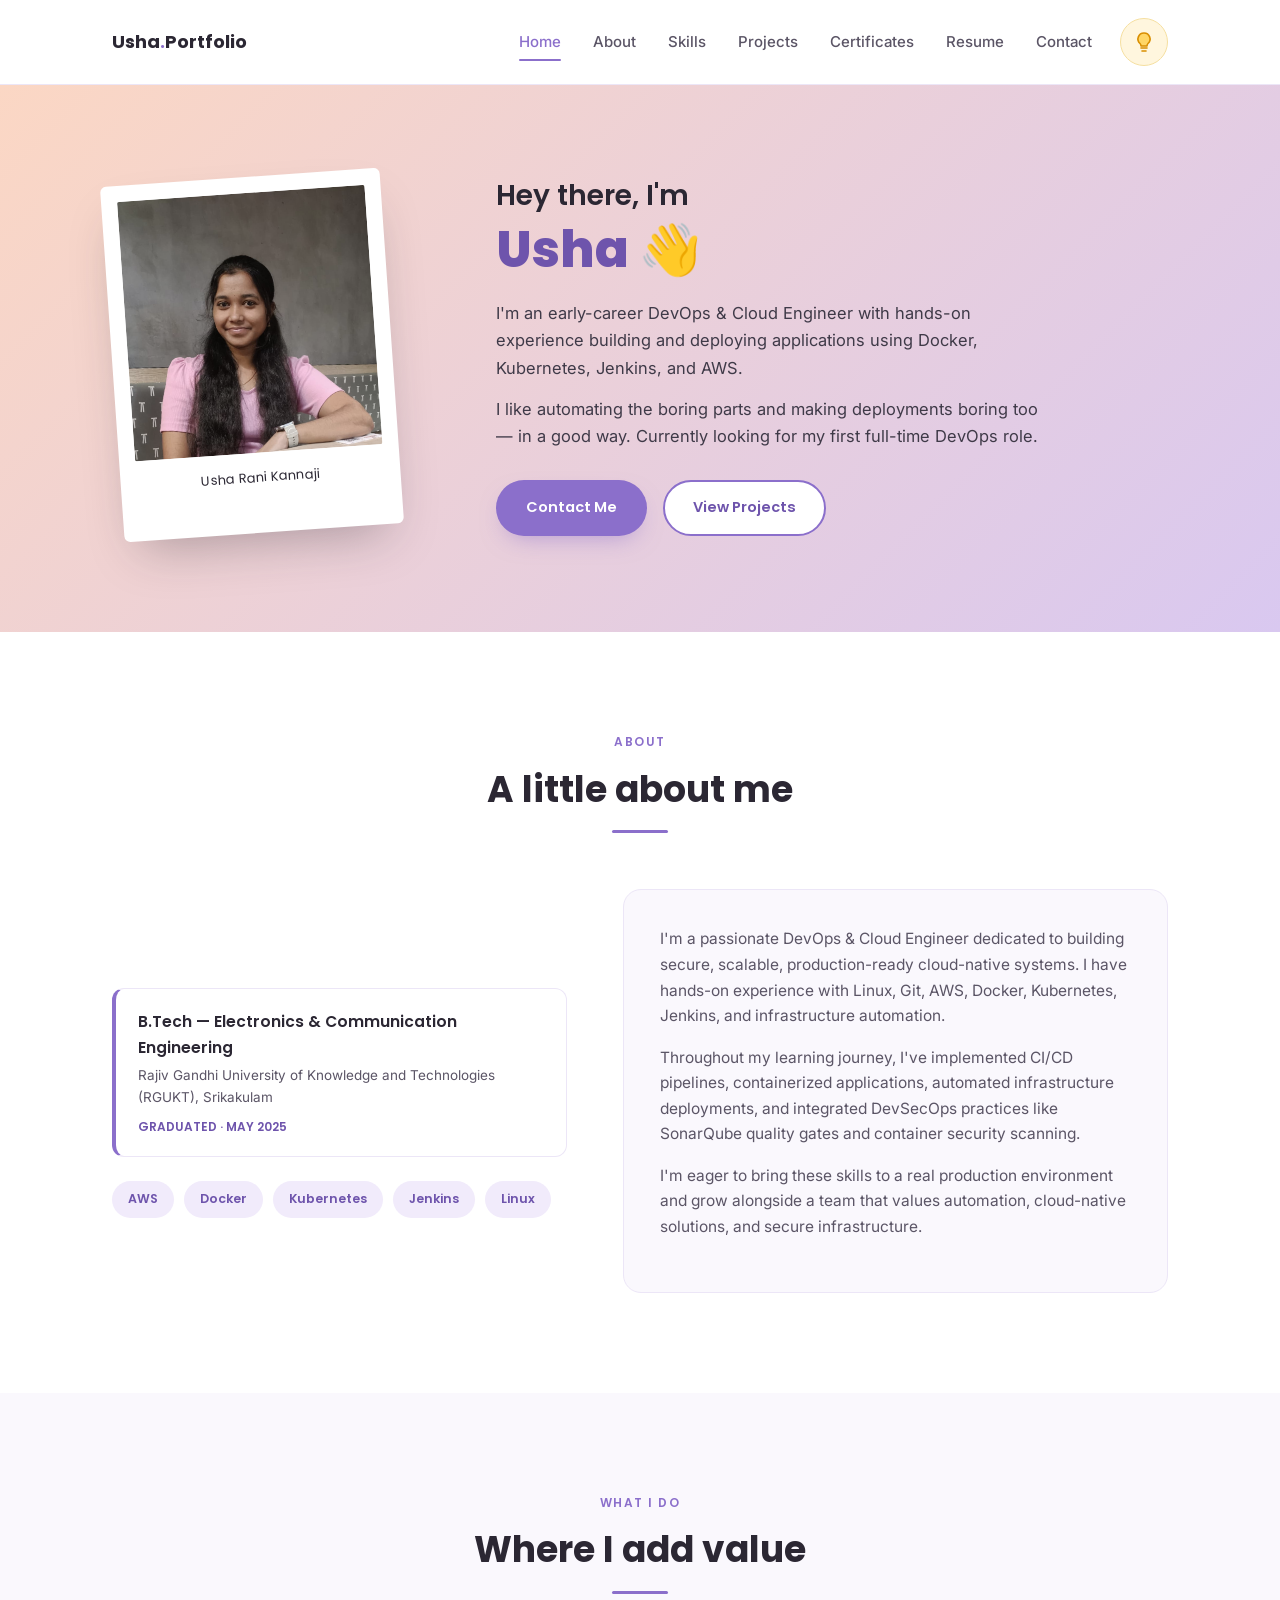
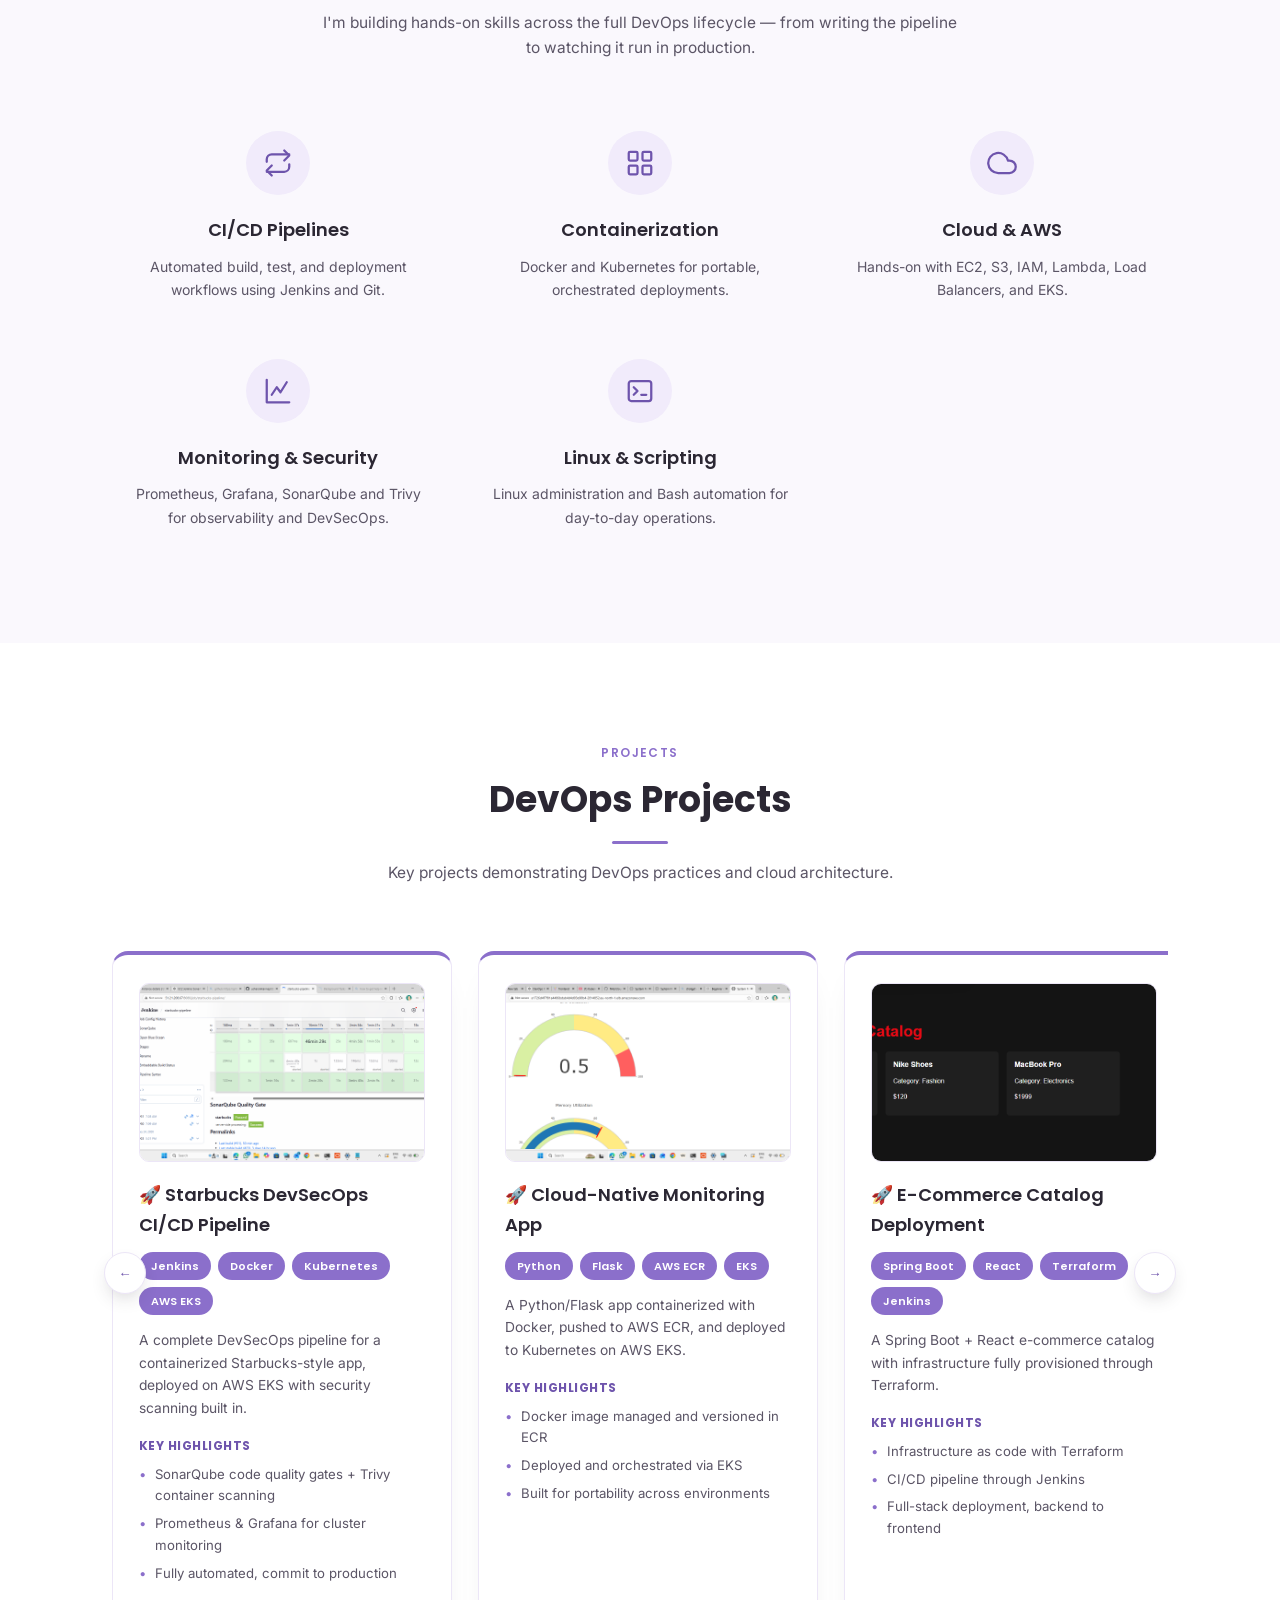
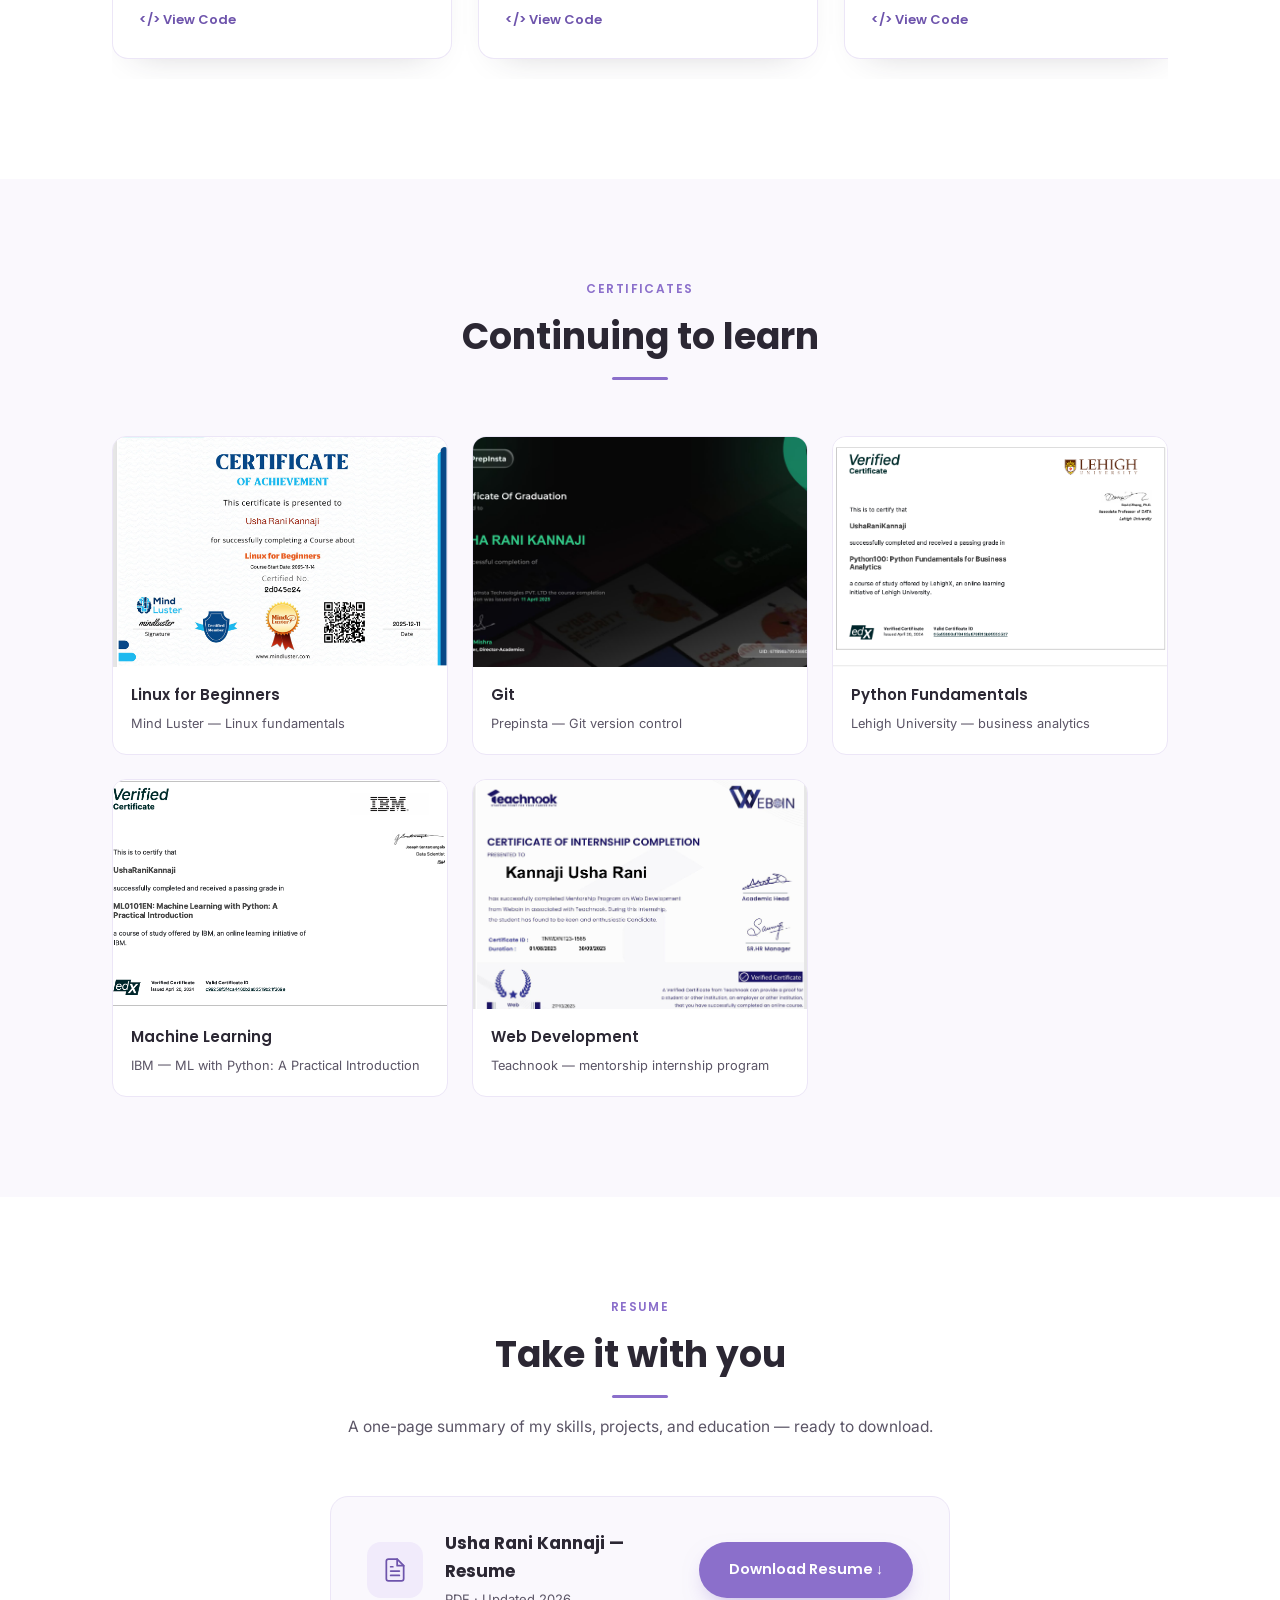
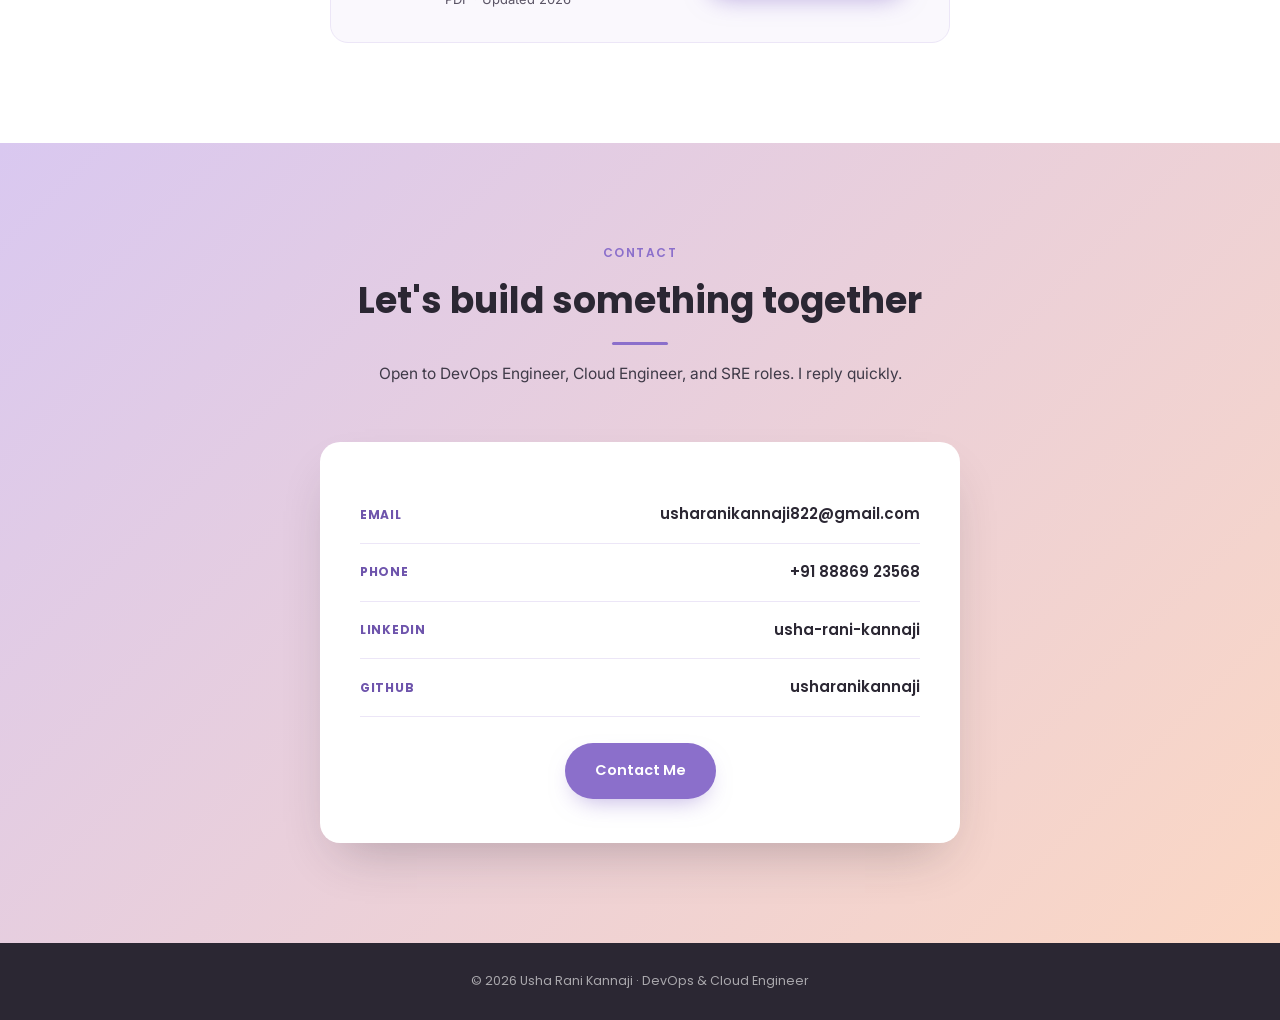
<file: index (7).html>
<!DOCTYPE html>
<html lang="en">
<head>
<meta charset="UTF-8">
<meta name="viewport" content="width=device-width, initial-scale=1.0">
<title>Usha Rani Kannaji | DevOps Portfolio</title>
<meta name="description" content="Portfolio of Usha Rani Kannaji, DevOps & Cloud Engineer — AWS, Docker, Kubernetes, Jenkins, CI/CD.">
<link rel="preconnect" href="https://fonts.googleapis.com">
<link rel="preconnect" href="https://fonts.gstatic.com" crossorigin>
<link href="https://fonts.googleapis.com/css2?family=Poppins:wght@400;500;600;700;800&family=Inter:wght@400;500;600&display=swap" rel="stylesheet">
<style>
  :root{
    --purple:#8B6FCB;
    --purple-dark:#6E54AC;
    --purple-soft:#F1EBFB;
    --peach:#FBD7C4;
    --lavender:#D9C8F0;
    --ink:#2B2733;
    --text:#5B5566;
    --bg:#FFFFFF;
    --bg-soft:#FAF8FD;
    --line:#ECE6F7;
    --heading:'Poppins', sans-serif;
    --body:'Inter', sans-serif;
  }
  *{box-sizing:border-box; margin:0; padding:0;}
  html{scroll-behavior:smooth;}
  @media (prefers-reduced-motion: reduce){
    html{scroll-behavior:auto;}
    *{animation-duration:0.001ms !important; transition-duration:0.001ms !important;}
  }
  body{font-family:var(--body); color:var(--text); background:var(--bg); line-height:1.65; -webkit-font-smoothing:antialiased;}
  a{color:inherit; text-decoration:none;}
  img{max-width:100%; display:block;}
  ul{list-style:none;}
  .wrap{max-width:1120px; margin:0 auto; padding:0 32px;}
  h1,h2,h3{font-family:var(--heading); color:var(--ink);}

  /* ===== NAV ===== */
  header.nav{position:sticky; top:0; z-index:100; background:rgba(255,255,255,0.9); backdrop-filter:blur(10px); border-bottom:1px solid var(--line);}
  .nav-inner{max-width:1120px; margin:0 auto; padding:18px 32px; display:flex; align-items:center; justify-content:space-between;}
  .nav-mark{font-family:var(--heading); font-weight:700; font-size:18px; color:var(--ink);}
  .nav-mark span{color:var(--purple);}
  .nav-links{display:flex; gap:32px; font-size:15px; font-weight:500;}
  .nav-links a{color:var(--text); position:relative; padding:4px 0; transition:color .2s ease;}
  .nav-links a:hover, .nav-links a.active{color:var(--purple);}
  .nav-links a::after{content:''; position:absolute; left:0; bottom:-3px; height:2px; width:0; background:var(--purple); transition:width .25s ease; border-radius:2px;}
  .nav-links a:hover::after, .nav-links a.active::after{width:100%;}
  .nav-right{display:flex; align-items:center; gap:28px;}
  .nav-toggle{display:none; flex-direction:column; gap:4px; background:none; border:none; cursor:pointer; padding:6px;}
  .nav-toggle span{width:22px; height:2px; background:var(--ink); border-radius:2px;}

  /* ===== BULB TOGGLE (color / black & white) ===== */
  .bulb-btn{
    background:#FFF6DE; border:1px solid #F5DFA0; cursor:pointer; padding:9px;
    display:flex; align-items:center; justify-content:center; border-radius:50%;
    width:48px; height:48px; flex-shrink:0; position:relative;
    animation:bulbGlow 2.6s ease-in-out infinite;
    transition:background .2s ease, border-color .2s ease, transform .2s ease;
  }
  .bulb-btn:hover{background:#FFEEC0; border-color:#F0CE6E; transform:scale(1.08) rotate(-4deg);}
  .bulb-btn:active{transform:scale(0.94);}
  .bulb-btn svg{width:24px; height:24px; stroke:#D98E00; fill:#FFD666; stroke-width:1.6; transition:stroke .25s ease, fill .25s ease;}
  body.bw-mode .bulb-btn{background:#EFEFEF; border-color:#D5D5D5; animation:none;}
  body.bw-mode .bulb-btn svg{stroke:#555; fill:#CFCFCF;}
  @keyframes bulbGlow{
    0%, 100%{box-shadow:0 0 0 0 rgba(255,214,102,0.55);}
    50%{box-shadow:0 0 0 7px rgba(255,214,102,0);}
  }
  @media (prefers-reduced-motion: reduce){
    .bulb-btn{animation:none;}
  }

  body.bw-mode{filter:grayscale(100%); transition:filter .4s ease;}
  body:not(.bw-mode){transition:filter .4s ease;}

  /* ===== HERO ===== */
  .hero{background:linear-gradient(135deg, var(--peach) 0%, var(--lavender) 100%); padding:88px 0 96px; overflow:hidden;}
  .hero-inner{display:grid; grid-template-columns:320px 1fr; gap:64px; align-items:center;}
  .polaroid{
    background:#fff; padding:16px 16px 44px; border-radius:6px; transform:rotate(-4deg);
    box-shadow:0 24px 50px -18px rgba(43,39,51,0.35); width:280px;
  }
  .polaroid img{width:100%; aspect-ratio:1/1.05; object-fit:cover; border-radius:2px; filter:grayscale(15%);}
  .polaroid .cap{text-align:center; font-family:var(--heading); font-size:13px; color:var(--ink); margin-top:14px; letter-spacing:0.02em;}
  .hero-eyebrow{font-family:var(--heading); font-weight:600; font-size:28px; color:var(--ink); margin-bottom:4px;}
  .hero h1{font-size:clamp(34px,4.4vw,50px); font-weight:800; color:var(--purple-dark); margin-bottom:22px; line-height:1.1;}
  .hero p.lede{font-size:16.5px; color:#3F3A48; max-width:560px; margin-bottom:14px;}
  .hero p.lede + p.lede{margin-bottom:30px;}
  .hero-actions{display:flex; gap:16px; flex-wrap:wrap;}
  .btn{font-family:var(--heading); font-weight:600; font-size:14.5px; padding:14px 28px; border-radius:30px; display:inline-flex; align-items:center; gap:8px; transition:all .2s ease; border:2px solid transparent;}
  .btn-primary{background:var(--purple); color:#fff; box-shadow:0 10px 24px -10px rgba(139,111,203,0.6);}
  .btn-primary:hover{background:var(--purple-dark); transform:translateY(-2px);}
  .btn-ghost{border-color:var(--purple); color:var(--purple-dark); background:#fff;}
  .btn-ghost:hover{background:var(--purple-soft); transform:translateY(-2px);}

  /* ===== SECTION SCAFFOLD ===== */
  section{padding:100px 0;}
  .sec-head{text-align:center; max-width:640px; margin:0 auto 56px;}
  .sec-head .eyebrow{font-family:var(--heading); font-size:12px; letter-spacing:0.12em; text-transform:uppercase; color:var(--purple); font-weight:600;}
  .sec-head h2{font-size:clamp(26px,3vw,36px); font-weight:700; margin-top:8px; position:relative; display:inline-block; padding-bottom:14px;}
  .sec-head h2::after{content:''; position:absolute; left:50%; bottom:0; transform:translateX(-50%); width:56px; height:3px; background:var(--purple); border-radius:3px;}
  .sec-head p{color:var(--text); margin-top:16px; font-size:15.5px;}

  .reveal{opacity:0; transform:translateY(18px); transition:opacity .6s ease, transform .6s ease;}
  .reveal.in{opacity:1; transform:translateY(0);}

  /* ===== ABOUT ===== */
  .about-grid{display:grid; grid-template-columns:1fr 1.2fr; gap:56px; align-items:center;}
  .about-card{background:var(--bg-soft); border:1px solid var(--line); border-radius:18px; padding:36px;}
  .about-card p{margin-bottom:16px; font-size:15.5px; color:var(--text);}
  .edu-card{margin-top:24px; padding:20px 22px; background:#fff; border:1px solid var(--line); border-radius:12px; border-left:4px solid var(--purple);}
  .edu-card .deg{font-family:var(--heading); font-weight:600; font-size:15.5px; color:var(--ink);}
  .edu-card .school{color:var(--text); font-size:13.5px; margin-top:4px;}
  .edu-card .yr{font-family:var(--heading); font-size:12px; color:var(--purple-dark); margin-top:8px; font-weight:600;}
  .about-badges{display:flex; flex-wrap:wrap; gap:10px; margin-top:24px;}
  .badge{font-family:var(--heading); font-size:12.5px; font-weight:600; padding:8px 16px; background:var(--purple-soft); color:var(--purple-dark); border-radius:20px;}

  /* ===== WHAT I DO / SKILLS ===== */
  .do-grid{display:grid; grid-template-columns:repeat(3,1fr); gap:30px;}
  .do-card{text-align:center; padding:14px;}
  .do-icon{width:64px; height:64px; margin:0 auto 20px; display:flex; align-items:center; justify-content:center; background:var(--purple-soft); border-radius:50%;}
  .do-icon svg{width:30px; height:30px; stroke:var(--purple-dark);}
  .do-card h3{font-size:18px; font-weight:600; margin-bottom:10px;}
  .do-card p{font-size:14px; color:var(--text);}
  @media (max-width:760px){.do-grid{grid-template-columns:1fr 1fr;}}
  @media (max-width:480px){.do-grid{grid-template-columns:1fr;}}

  /* ===== PROJECTS CAROUSEL ===== */
  .carousel-wrap{position:relative;}
  .carousel{display:flex; gap:26px; overflow-x:auto; scroll-snap-type:x mandatory; padding:10px 4px 20px; scrollbar-width:none;}
  .carousel::-webkit-scrollbar{display:none;}
  .proj-card{
    scroll-snap-align:start; flex:0 0 340px; background:#fff; border:1px solid var(--line); border-radius:16px;
    padding:28px 26px; border-top:4px solid var(--purple); box-shadow:0 16px 34px -24px rgba(43,39,51,0.25);
    display:flex; flex-direction:column;
  }
  .proj-card .shot{border-radius:10px; overflow:hidden; margin-bottom:18px; border:1px solid var(--line); aspect-ratio:16/10; background:var(--bg-soft);}
  .proj-card .shot img{width:100%; height:100%; object-fit:cover;}
  .proj-card h3{font-size:18px; font-weight:600; margin-bottom:12px; display:flex; align-items:start; gap:8px;}
  .proj-tags{display:flex; flex-wrap:wrap; gap:7px; margin-bottom:14px;}
  .proj-tag{font-family:var(--heading); font-size:11px; font-weight:600; padding:5px 12px; background:var(--purple); color:#fff; border-radius:20px;}
  .proj-card > p.desc{font-size:13.8px; color:var(--text); margin-bottom:16px;}
  .proj-highlights{font-size:12px; font-weight:700; font-family:var(--heading); color:var(--purple-dark); text-transform:uppercase; letter-spacing:0.04em; margin-bottom:8px;}
  .proj-card ul.feat{margin-bottom:18px; flex:1;}
  .proj-card ul.feat li{font-size:13.2px; color:var(--text); margin-bottom:6px; padding-left:16px; position:relative;}
  .proj-card ul.feat li::before{content:'•'; position:absolute; left:0; color:var(--purple);}
  .repo-link{font-family:var(--heading); font-size:13px; font-weight:600; color:var(--purple-dark); display:inline-flex; align-items:center; gap:6px; margin-top:auto;}
  .repo-link:hover{color:var(--purple);}
  .carousel-btn{
    position:absolute; top:45%; transform:translateY(-50%); width:42px; height:42px; border-radius:50%;
    background:#fff; border:1px solid var(--line); box-shadow:0 8px 20px -8px rgba(43,39,51,0.3);
    display:flex; align-items:center; justify-content:center; cursor:pointer; z-index:5; color:var(--purple-dark);
  }
  .carousel-btn:hover{background:var(--purple-soft);}
  .carousel-btn.prev{left:-8px;}
  .carousel-btn.next{right:-8px;}
  @media (max-width:640px){.carousel-btn{display:none;}}

  /* ===== CERTIFICATES ===== */
  .cert-grid{display:grid; grid-template-columns:repeat(3,1fr); gap:24px;}
  .cert-card{background:#fff; border:1px solid var(--line); border-radius:14px; overflow:hidden; transition:transform .2s ease, box-shadow .2s ease;}
  .cert-card:hover{transform:translateY(-4px); box-shadow:0 18px 34px -20px rgba(43,39,51,0.28);}
  .cert-img{aspect-ratio:16/11; background:var(--bg-soft); overflow:hidden;}
  .cert-img img{width:100%; height:100%; object-fit:cover;}
  .cert-body{padding:16px 18px 20px;}
  .cert-body h3{font-size:15px; font-weight:600; margin-bottom:5px;}
  .cert-body p{font-size:12.8px; color:var(--text);}
  @media (max-width:760px){.cert-grid{grid-template-columns:1fr 1fr;}}
  @media (max-width:480px){.cert-grid{grid-template-columns:1fr;}}

  /* ===== RESUME ===== */
  .resume-card{
    max-width:620px; margin:0 auto; background:var(--bg-soft); border:1px solid var(--line);
    border-radius:18px; padding:32px 36px; display:flex; align-items:center; gap:22px; flex-wrap:wrap;
  }
  .resume-icon{
    width:56px; height:56px; border-radius:14px; background:var(--purple-soft); flex-shrink:0;
    display:flex; align-items:center; justify-content:center;
  }
  .resume-icon svg{width:26px; height:26px; stroke:var(--purple-dark);}
  .resume-card h3{font-size:17px; margin-bottom:4px;}
  .resume-card p{font-size:13px; color:var(--text);}
  .resume-card > div:nth-child(2){flex:1; min-width:180px;}
  @media (max-width:560px){.resume-card{flex-direction:column; text-align:center; padding:32px 24px;}}

  /* ===== CONTACT ===== */
  .contact{background:linear-gradient(135deg, var(--lavender) 0%, var(--peach) 100%);}
  .contact .sec-head p{color:#3F3A48;}
  .contact-card{
    max-width:640px; margin:0 auto; background:#fff; border-radius:20px; padding:44px 40px;
    box-shadow:0 24px 50px -20px rgba(43,39,51,0.3);
  }
  .contact-row{display:flex; align-items:center; justify-content:space-between; padding:16px 0; border-bottom:1px solid var(--line);}
  .contact-row:last-of-type{border-bottom:none;}
  .contact-row .label{font-family:var(--heading); font-size:12px; color:var(--purple-dark); text-transform:uppercase; letter-spacing:0.06em; font-weight:700;}
  .contact-row .value{font-family:var(--heading); font-size:15px; font-weight:600; color:var(--ink);}
  .contact-row a.value:hover{color:var(--purple);}
  .contact-cta{margin-top:26px; text-align:center;}

  footer{background:var(--ink); padding:28px 0; text-align:center;}
  footer p{font-family:var(--heading); font-size:12.5px; color:rgba(255,255,255,0.6);}

  @media (max-width:860px){
    .hero-inner{grid-template-columns:1fr; text-align:center;}
    .polaroid{margin:0 auto;}
    .hero-actions{justify-content:center;}
    .about-grid{grid-template-columns:1fr;}
    .nav-links{position:fixed; inset:64px 0 0 0; background:#fff; flex-direction:column; padding:32px; gap:22px; font-size:18px; transform:translateX(100%); transition:transform .3s ease;}
    .nav-links.open{transform:translateX(0);}
    .nav-toggle{display:flex;}
  }
</style>
</head>
<body>

<header class="nav">
  <div class="nav-inner">
    <div class="nav-mark">Usha<span>.</span>Portfolio</div>
    <div class="nav-right">
      <nav class="nav-links" id="navLinks">
        <a href="#home">Home</a>
        <a href="#about">About</a>
        <a href="#skills">Skills</a>
        <a href="#projects">Projects</a>
        <a href="#certificates">Certificates</a>
        <a href="#resume">Resume</a>
        <a href="#contact">Contact</a>
      </nav>
      <button class="bulb-btn" id="bwToggle" aria-label="Toggle black and white mode" title="Toggle black &amp; white">
        <svg viewBox="0 0 24 24" stroke-linecap="round" stroke-linejoin="round">
          <path d="M9 18h6"/>
          <path d="M10 21h4"/>
          <path d="M12 3a6 6 0 00-4 10.5c.6.6 1 1.4 1 2.5h6c0-1.1.4-1.9 1-2.5A6 6 0 0012 3z"/>
        </svg>
      </button>
      <button class="nav-toggle" id="navToggle" aria-label="Toggle menu"><span></span><span></span><span></span></button>
    </div>
  </div>
</header>

<section class="hero" id="home">
  <div class="wrap hero-inner">
    <div class="polaroid">
      <img src="assets/profile.jpg" alt="Usha Rani Kannaji">
      <div class="cap">Usha Rani Kannaji</div>
    </div>
    <div>
      <div class="hero-eyebrow">Hey there, I'm</div>
      <h1>Usha 👋</h1>
      <p class="lede">I'm an early-career DevOps & Cloud Engineer with hands-on experience building and deploying applications using Docker, Kubernetes, Jenkins, and AWS.</p>
      <p class="lede">I like automating the boring parts and making deployments boring too — in a good way. Currently looking for my first full-time DevOps role.</p>
      <div class="hero-actions">
        <a class="btn btn-primary" href="#contact">Contact Me</a>
        <a class="btn btn-ghost" href="#projects">View Projects</a>
      </div>
    </div>
  </div>
</section>

<section id="about">
  <div class="wrap">
    <div class="sec-head reveal">
      <div class="eyebrow">About</div>
      <h2>A little about me</h2>
    </div>
    <div class="about-grid reveal">
      <div>
        <div class="edu-card">
          <div class="deg">B.Tech — Electronics & Communication Engineering</div>
          <div class="school">Rajiv Gandhi University of Knowledge and Technologies (RGUKT), Srikakulam</div>
          <div class="yr">GRADUATED · MAY 2025</div>
        </div>
        <div class="about-badges">
          <span class="badge">AWS</span>
          <span class="badge">Docker</span>
          <span class="badge">Kubernetes</span>
          <span class="badge">Jenkins</span>
          <span class="badge">Linux</span>
        </div>
      </div>
      <div class="about-card">
        <p>I'm a passionate DevOps & Cloud Engineer dedicated to building secure, scalable, production-ready cloud-native systems. I have hands-on experience with Linux, Git, AWS, Docker, Kubernetes, Jenkins, and infrastructure automation.</p>
        <p>Throughout my learning journey, I've implemented CI/CD pipelines, containerized applications, automated infrastructure deployments, and integrated DevSecOps practices like SonarQube quality gates and container security scanning.</p>
        <p>I'm eager to bring these skills to a real production environment and grow alongside a team that values automation, cloud-native solutions, and secure infrastructure.</p>
      </div>
    </div>
  </div>
</section>

<section id="skills" style="background:var(--bg-soft);">
  <div class="wrap">
    <div class="sec-head reveal">
      <div class="eyebrow">What I Do</div>
      <h2>Where I add value</h2>
      <p>I'm building hands-on skills across the full DevOps lifecycle — from writing the pipeline to watching it run in production.</p>
    </div>
    <div class="do-grid reveal">
      <div class="do-card">
        <div class="do-icon"><svg viewBox="0 0 24 24" fill="none" stroke-width="1.8" stroke-linecap="round" stroke-linejoin="round"><path d="M17 2l4 4-4 4"/><path d="M3 11V9a4 4 0 014-4h14"/><path d="M7 22l-4-4 4-4"/><path d="M21 13v2a4 4 0 01-4 4H3"/></svg></div>
        <h3>CI/CD Pipelines</h3>
        <p>Automated build, test, and deployment workflows using Jenkins and Git.</p>
      </div>
      <div class="do-card">
        <div class="do-icon"><svg viewBox="0 0 24 24" fill="none" stroke-width="1.8" stroke-linecap="round" stroke-linejoin="round"><rect x="3" y="3" width="7" height="7" rx="1"/><rect x="14" y="3" width="7" height="7" rx="1"/><rect x="3" y="14" width="7" height="7" rx="1"/><rect x="14" y="14" width="7" height="7" rx="1"/></svg></div>
        <h3>Containerization</h3>
        <p>Docker and Kubernetes for portable, orchestrated deployments.</p>
      </div>
      <div class="do-card">
        <div class="do-icon"><svg viewBox="0 0 24 24" fill="none" stroke-width="1.8" stroke-linecap="round" stroke-linejoin="round"><path d="M18 10h-1.26A8 8 0 109 20h9a5 5 0 000-10z"/></svg></div>
        <h3>Cloud & AWS</h3>
        <p>Hands-on with EC2, S3, IAM, Lambda, Load Balancers, and EKS.</p>
      </div>
      <div class="do-card">
        <div class="do-icon"><svg viewBox="0 0 24 24" fill="none" stroke-width="1.8" stroke-linecap="round" stroke-linejoin="round"><path d="M3 3v18h18"/><path d="M7 15l4-6 3 4 5-8"/></svg></div>
        <h3>Monitoring & Security</h3>
        <p>Prometheus, Grafana, SonarQube and Trivy for observability and DevSecOps.</p>
      </div>
      <div class="do-card">
        <div class="do-icon"><svg viewBox="0 0 24 24" fill="none" stroke-width="1.8" stroke-linecap="round" stroke-linejoin="round"><rect x="3" y="4" width="18" height="16" rx="2"/><path d="M7 9l3 3-3 3"/><path d="M13 15h4"/></svg></div>
        <h3>Linux & Scripting</h3>
        <p>Linux administration and Bash automation for day-to-day operations.</p>
      </div>
    </div>
  </div>
</section>

<section id="projects">
  <div class="wrap">
    <div class="sec-head reveal">
      <div class="eyebrow">Projects</div>
      <h2>DevOps Projects</h2>
      <p>Key projects demonstrating DevOps practices and cloud architecture.</p>
    </div>
    <div class="carousel-wrap reveal">
      <button class="carousel-btn prev" id="prevBtn" aria-label="Previous">&#8592;</button>
      <div class="carousel" id="carousel">

        <div class="proj-card">
          <div class="shot"><img src="assets/Str2.png" alt="Starbucks DevSecOps pipeline"></div>
          <h3>🚀 Starbucks DevSecOps CI/CD Pipeline</h3>
          <div class="proj-tags">
            <span class="proj-tag">Jenkins</span><span class="proj-tag">Docker</span><span class="proj-tag">Kubernetes</span><span class="proj-tag">AWS EKS</span>
          </div>
          <p class="desc">A complete DevSecOps pipeline for a containerized Starbucks-style app, deployed on AWS EKS with security scanning built in.</p>
          <div class="proj-highlights">Key Highlights</div>
          <ul class="feat">
            <li>SonarQube code quality gates + Trivy container scanning</li>
            <li>Prometheus & Grafana for cluster monitoring</li>
            <li>Fully automated, commit to production</li>
          </ul>
          <a class="repo-link" href="https://github.com/usharanikannaji" target="_blank" rel="noopener">&lt;/&gt; View Code</a>
        </div>

        <div class="proj-card">
          <div class="shot"><img src="assets/cli1.png" alt="Cloud native monitoring application"></div>
          <h3>🚀 Cloud-Native Monitoring App</h3>
          <div class="proj-tags">
            <span class="proj-tag">Python</span><span class="proj-tag">Flask</span><span class="proj-tag">AWS ECR</span><span class="proj-tag">EKS</span>
          </div>
          <p class="desc">A Python/Flask app containerized with Docker, pushed to AWS ECR, and deployed to Kubernetes on AWS EKS.</p>
          <div class="proj-highlights">Key Highlights</div>
          <ul class="feat">
            <li>Docker image managed and versioned in ECR</li>
            <li>Deployed and orchestrated via EKS</li>
            <li>Built for portability across environments</li>
          </ul>
          <a class="repo-link" href="https://github.com/usharanikannaji" target="_blank" rel="noopener">&lt;/&gt; View Code</a>
        </div>

        <div class="proj-card">
          <div class="shot"><img src="assets/ec1.png" alt="E-commerce catalog deployment"></div>
          <h3>🚀 E-Commerce Catalog Deployment</h3>
          <div class="proj-tags">
            <span class="proj-tag">Spring Boot</span><span class="proj-tag">React</span><span class="proj-tag">Terraform</span><span class="proj-tag">Jenkins</span>
          </div>
          <p class="desc">A Spring Boot + React e-commerce catalog with infrastructure fully provisioned through Terraform.</p>
          <div class="proj-highlights">Key Highlights</div>
          <ul class="feat">
            <li>Infrastructure as code with Terraform</li>
            <li>CI/CD pipeline through Jenkins</li>
            <li>Full-stack deployment, backend to frontend</li>
          </ul>
          <a class="repo-link" href="https://github.com/usharanikannaji" target="_blank" rel="noopener">&lt;/&gt; View Code</a>
        </div>

        <div class="proj-card">
          <div class="shot"><img src="assets/aws.png" alt="AWS Resource Tracker Pro"></div>
          <h3>🚀 AWS Resource Tracker Pro</h3>
          <div class="proj-tags">
            <span class="proj-tag">Bash</span><span class="proj-tag">AWS CLI</span><span class="proj-tag">Cron</span>
          </div>
          <p class="desc">A Bash automation tool that monitors EC2, S3, IAM and Lambda resources via the AWS CLI.</p>
          <div class="proj-highlights">Key Highlights</div>
          <ul class="feat">
            <li>Generates timestamped monitoring reports</li>
            <li>Runs on a cron schedule for continuous checks</li>
            <li>Built-in error handling for production use</li>
          </ul>
          <a class="repo-link" href="https://github.com/usharanikannaji" target="_blank" rel="noopener">&lt;/&gt; View Code</a>
        </div>

      </div>
      <button class="carousel-btn next" id="nextBtn" aria-label="Next">&#8594;</button>
    </div>
  </div>
</section>

<section id="certificates" style="background:var(--bg-soft);">
  <div class="wrap">
    <div class="sec-head reveal">
      <div class="eyebrow">Certificates</div>
      <h2>Continuing to learn</h2>
    </div>
    <div class="cert-grid reveal">
      <div class="cert-card">
        <div class="cert-img"><img src="assets/Linux.png" alt="Linux for Beginners certificate"></div>
        <div class="cert-body"><h3>Linux for Beginners</h3><p>Mind Luster — Linux fundamentals</p></div>
      </div>
      <div class="cert-card">
        <div class="cert-img"><img src="assets/git.png" alt="Git certificate"></div>
        <div class="cert-body"><h3>Git</h3><p>Prepinsta — Git version control</p></div>
      </div>
      <div class="cert-card">
        <div class="cert-img"><img src="assets/python.png" alt="Python Fundamentals certificate"></div>
        <div class="cert-body"><h3>Python Fundamentals</h3><p>Lehigh University — business analytics</p></div>
      </div>
      <div class="cert-card">
        <div class="cert-img"><img src="assets/ml.png" alt="Machine Learning certificate"></div>
        <div class="cert-body"><h3>Machine Learning</h3><p>IBM — ML with Python: A Practical Introduction</p></div>
      </div>
      <div class="cert-card">
        <div class="cert-img"><img src="assets/teachnook.png" alt="Web Development certificate"></div>
        <div class="cert-body"><h3>Web Development</h3><p>Teachnook — mentorship internship program</p></div>
      </div>
    </div>
  </div>
</section>

<section id="resume">
  <div class="wrap">
    <div class="sec-head reveal">
      <div class="eyebrow">Resume</div>
      <h2>Take it with you</h2>
      <p>A one-page summary of my skills, projects, and education — ready to download.</p>
    </div>
    <div class="resume-card reveal">
      <div class="resume-icon">
        <svg viewBox="0 0 24 24" fill="none" stroke-width="1.6" stroke-linecap="round" stroke-linejoin="round"><path d="M14 2H6a2 2 0 00-2 2v16a2 2 0 002 2h12a2 2 0 002-2V8z"/><path d="M14 2v6h6"/><path d="M16 13H8"/><path d="M16 17H8"/><path d="M10 9H8"/></svg>
      </div>
      <div>
        <h3>Usha Rani Kannaji — Resume</h3>
        <p>PDF · Updated 2026</p>
      </div>
      <a class="btn btn-primary" href="assets/resume.pdf" download>Download Resume ↓</a>
    </div>
  </div>
</section>

<section id="contact" class="contact">
  <div class="wrap">
    <div class="sec-head reveal">
      <div class="eyebrow">Contact</div>
      <h2>Let's build something together</h2>
      <p>Open to DevOps Engineer, Cloud Engineer, and SRE roles. I reply quickly.</p>
    </div>
    <div class="contact-card reveal">
      <div class="contact-row"><span class="label">Email</span><a class="value" href="mailto:usharanikannaji822@gmail.com">usharanikannaji822@gmail.com</a></div>
      <div class="contact-row"><span class="label">Phone</span><a class="value" href="tel:+918886923568">+91 88869 23568</a></div>
      <div class="contact-row"><span class="label">LinkedIn</span><a class="value" href="https://www.linkedin.com/in/usha-rani-kannaji-70aa01305/" target="_blank" rel="noopener">usha-rani-kannaji</a></div>
      <div class="contact-row"><span class="label">GitHub</span><a class="value" href="https://github.com/usharanikannaji" target="_blank" rel="noopener">usharanikannaji</a></div>
      <div class="contact-cta">
        <a class="btn btn-primary" href="mailto:usharanikannaji822@gmail.com">Contact Me</a>
      </div>
    </div>
  </div>
</section>

<footer>
  <p>© 2026 Usha Rani Kannaji · DevOps & Cloud Engineer</p>
</footer>

<script>
  // black & white toggle
  const bwToggle = document.getElementById('bwToggle');
  const applyBw = (on) => {
    document.body.classList.toggle('bw-mode', on);
    try { localStorage.setItem('usha-bw-mode', on ? '1' : '0'); } catch (e) {}
  };
  try {
    if (localStorage.getItem('usha-bw-mode') === '1') applyBw(true);
  } catch (e) {}
  bwToggle.addEventListener('click', () => {
    applyBw(!document.body.classList.contains('bw-mode'));
  });

  const navToggle = document.getElementById('navToggle');
  const navLinks = document.getElementById('navLinks');
  navToggle.addEventListener('click', () => navLinks.classList.toggle('open'));
  navLinks.querySelectorAll('a').forEach(a => a.addEventListener('click', () => navLinks.classList.remove('open')));

  const revealEls = document.querySelectorAll('.reveal');
  const io = new IntersectionObserver((entries) => {
    entries.forEach(e => { if (e.isIntersecting) { e.target.classList.add('in'); io.unobserve(e.target); } });
  }, { threshold: 0.12 });
  revealEls.forEach(el => io.observe(el));

  const sections = document.querySelectorAll('section[id]');
  const links = document.querySelectorAll('.nav-links a');
  const spy = new IntersectionObserver((entries) => {
    entries.forEach(entry => {
      if (entry.isIntersecting) {
        links.forEach(l => l.classList.toggle('active', l.getAttribute('href') === '#' + entry.target.id));
      }
    });
  }, { rootMargin: '-40% 0px -50% 0px' });
  sections.forEach(s => spy.observe(s));

  const carousel = document.getElementById('carousel');
  const prevBtn = document.getElementById('prevBtn');
  const nextBtn = document.getElementById('nextBtn');
  const scrollAmount = 366;
  prevBtn.addEventListener('click', () => carousel.scrollBy({ left: -scrollAmount, behavior: 'smooth' }));
  nextBtn.addEventListener('click', () => carousel.scrollBy({ left: scrollAmount, behavior: 'smooth' }));
</script>

</body>
</html>
</file>
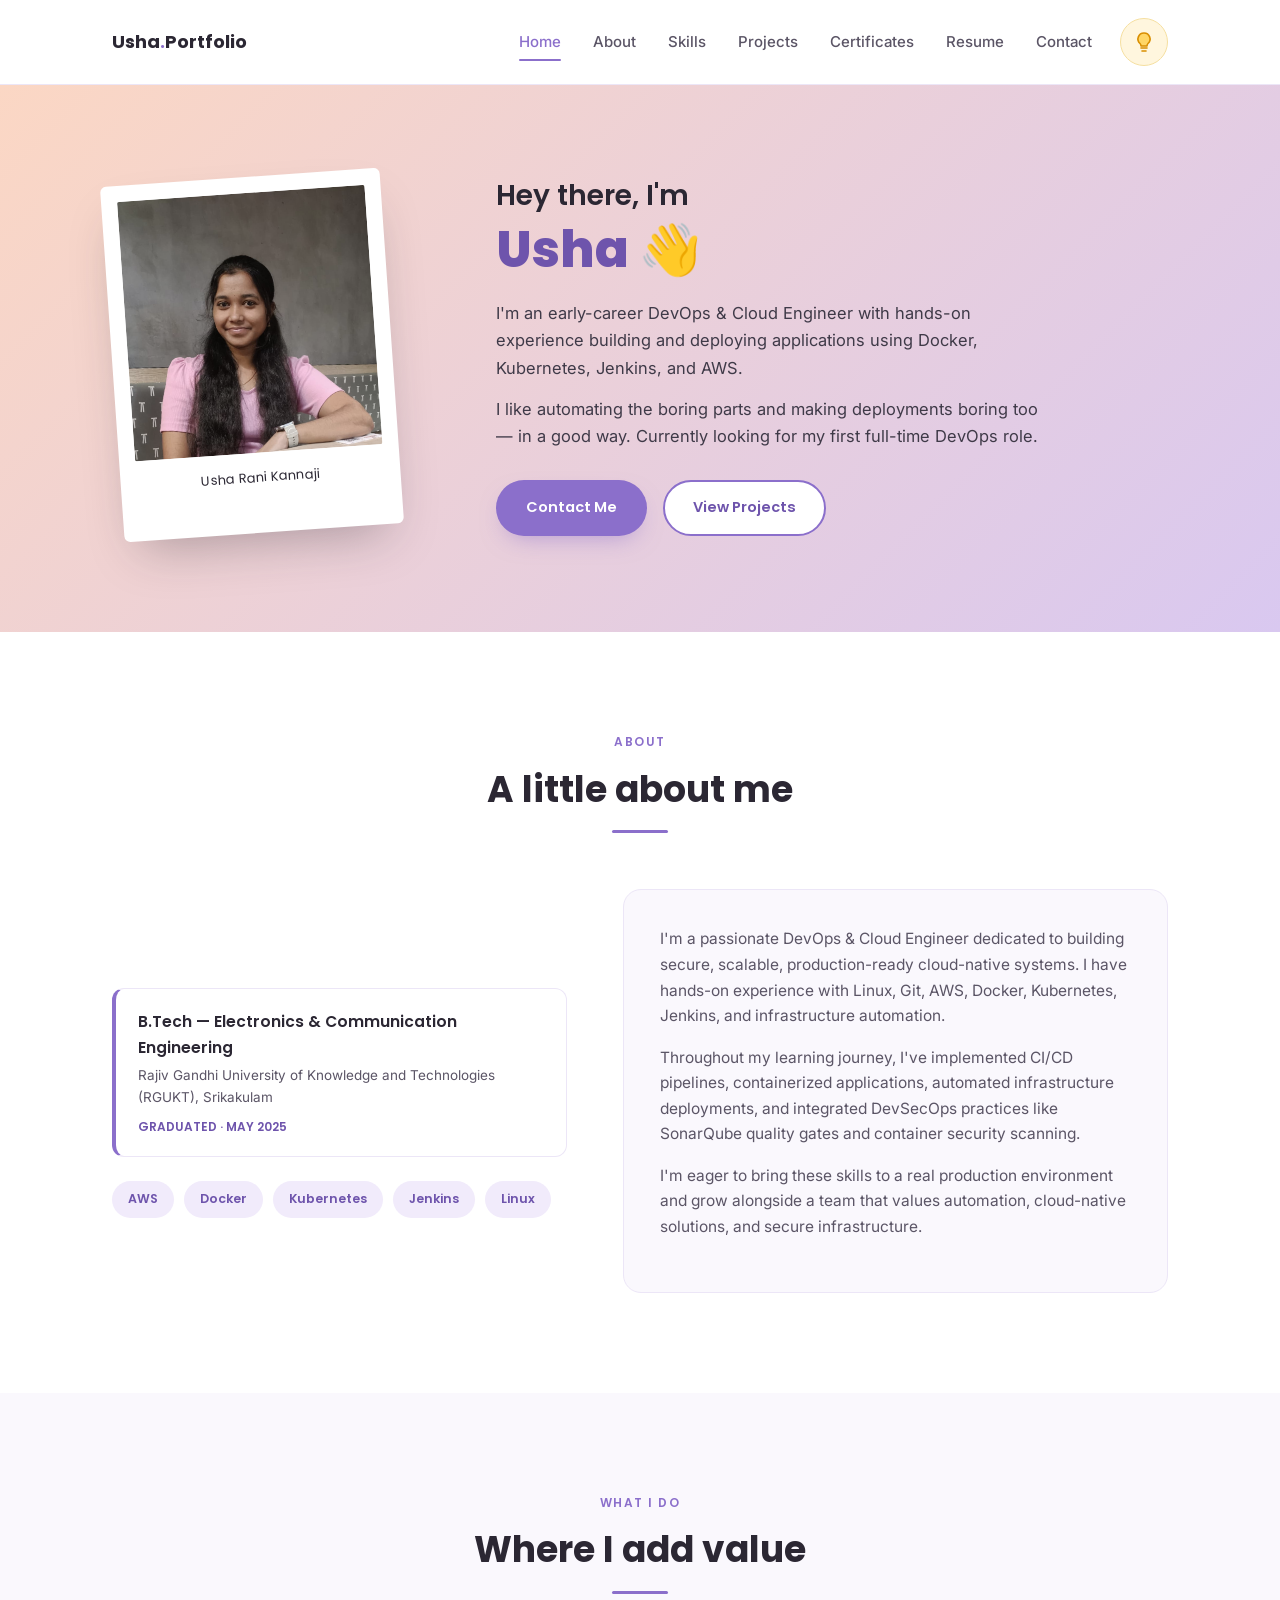
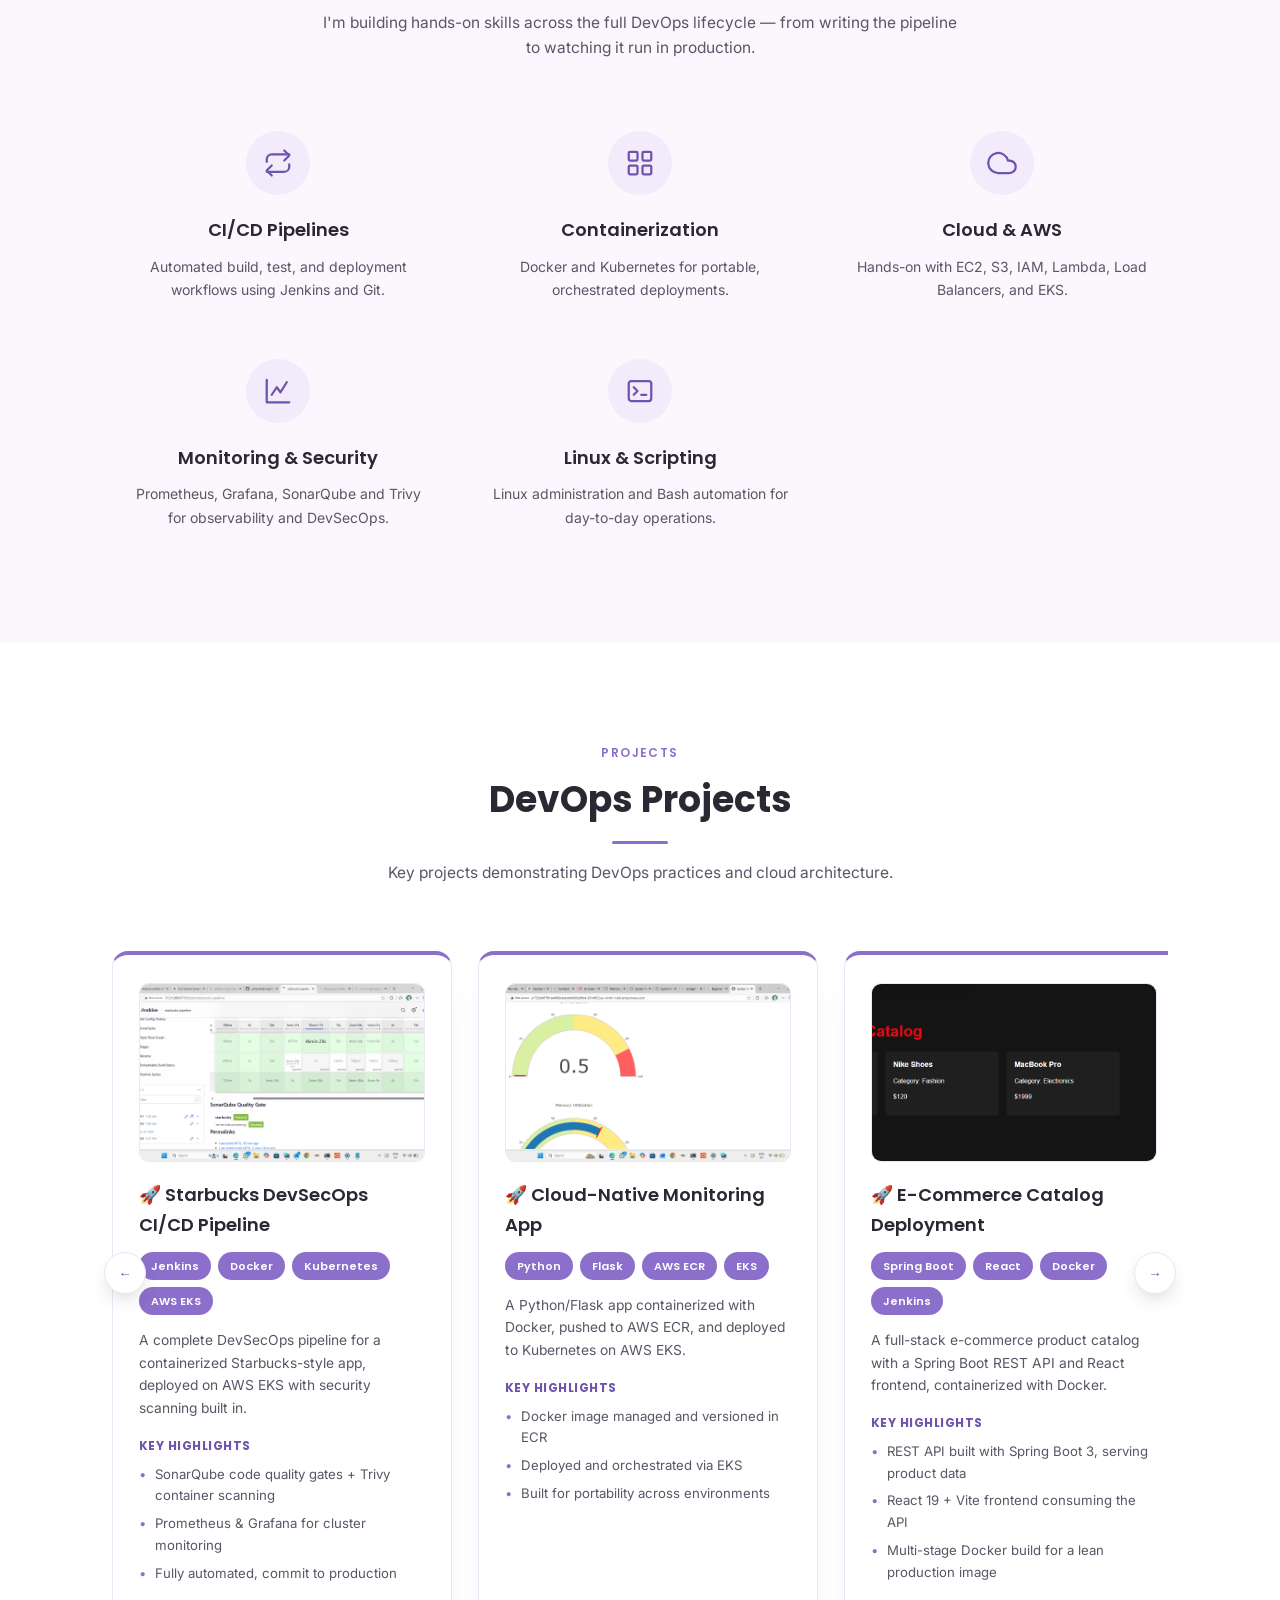
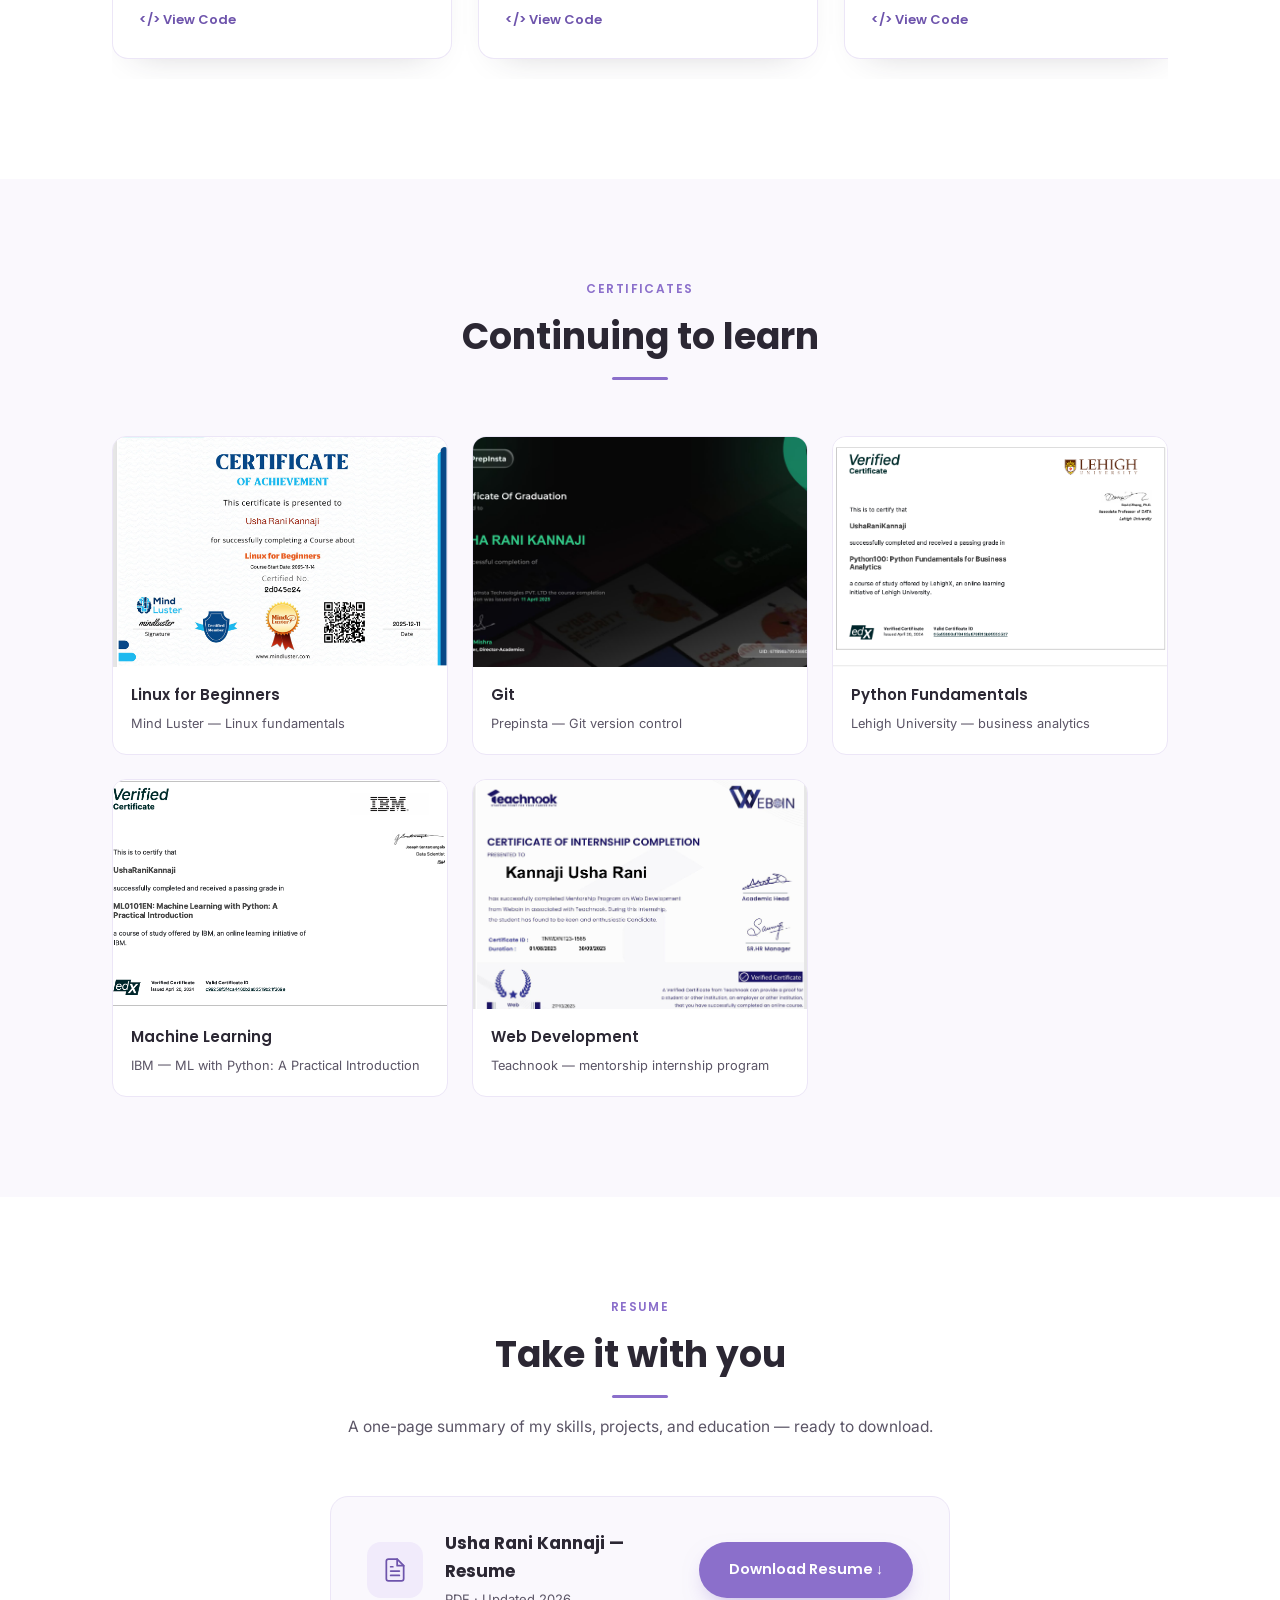
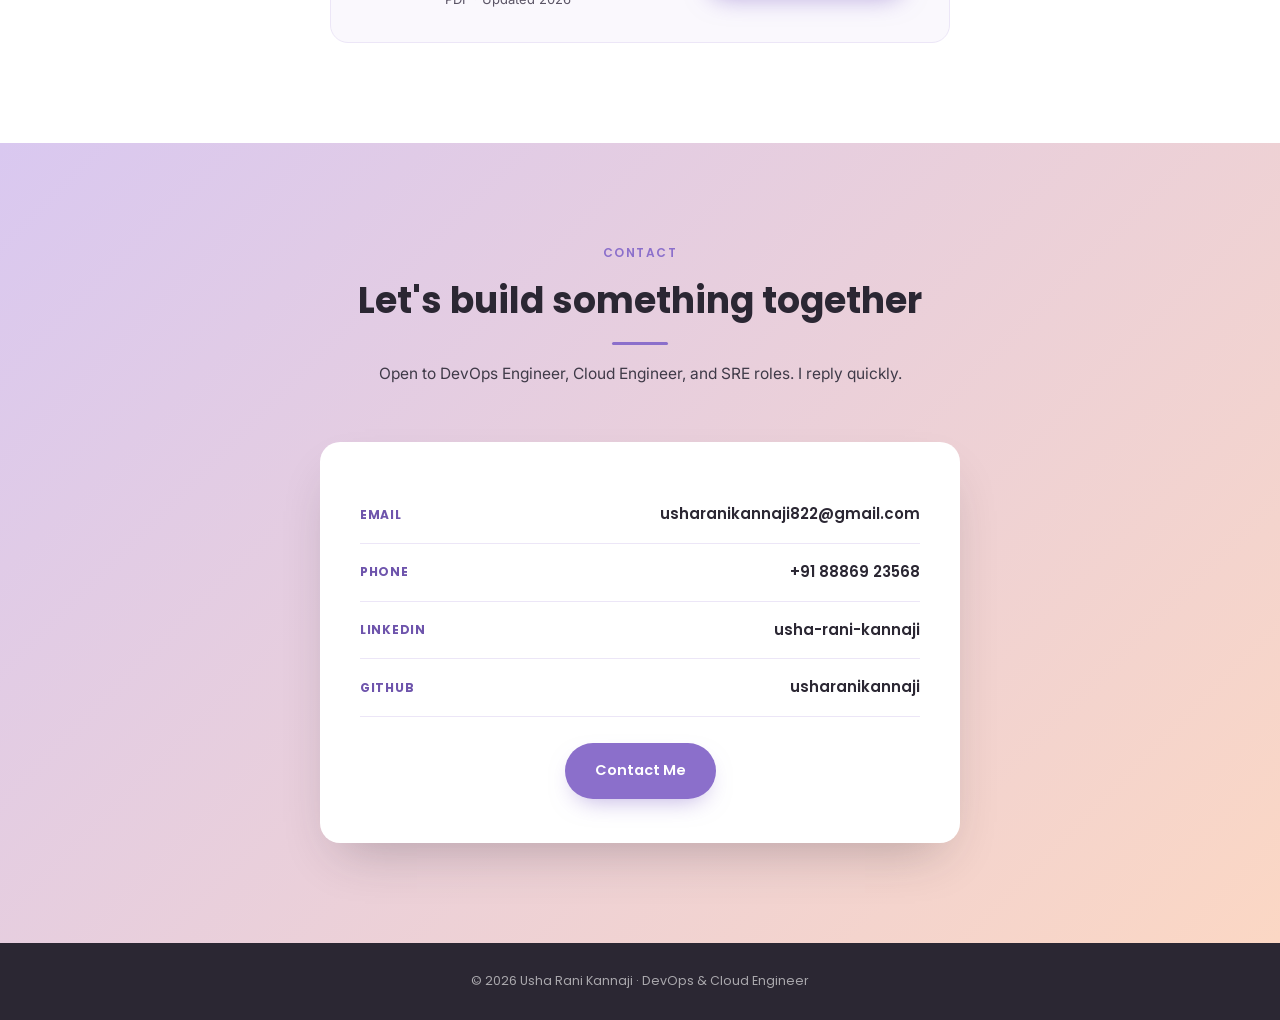
<file: index (8).html>
<!DOCTYPE html>
<html lang="en">
<head>
<meta charset="UTF-8">
<meta name="viewport" content="width=device-width, initial-scale=1.0">
<title>Usha Rani Kannaji | DevOps Portfolio</title>
<meta name="description" content="Portfolio of Usha Rani Kannaji, DevOps & Cloud Engineer — AWS, Docker, Kubernetes, Jenkins, CI/CD.">
<link rel="preconnect" href="https://fonts.googleapis.com">
<link rel="preconnect" href="https://fonts.gstatic.com" crossorigin>
<link href="https://fonts.googleapis.com/css2?family=Poppins:wght@400;500;600;700;800&family=Inter:wght@400;500;600&display=swap" rel="stylesheet">
<style>
  :root{
    --purple:#8B6FCB;
    --purple-dark:#6E54AC;
    --purple-soft:#F1EBFB;
    --peach:#FBD7C4;
    --lavender:#D9C8F0;
    --ink:#2B2733;
    --text:#5B5566;
    --bg:#FFFFFF;
    --bg-soft:#FAF8FD;
    --line:#ECE6F7;
    --heading:'Poppins', sans-serif;
    --body:'Inter', sans-serif;
  }
  *{box-sizing:border-box; margin:0; padding:0;}
  html{scroll-behavior:smooth;}
  @media (prefers-reduced-motion: reduce){
    html{scroll-behavior:auto;}
    *{animation-duration:0.001ms !important; transition-duration:0.001ms !important;}
  }
  body{font-family:var(--body); color:var(--text); background:var(--bg); line-height:1.65; -webkit-font-smoothing:antialiased;}
  a{color:inherit; text-decoration:none;}
  img{max-width:100%; display:block;}
  ul{list-style:none;}
  .wrap{max-width:1120px; margin:0 auto; padding:0 32px;}
  h1,h2,h3{font-family:var(--heading); color:var(--ink);}

  /* ===== NAV ===== */
  header.nav{position:sticky; top:0; z-index:100; background:rgba(255,255,255,0.9); backdrop-filter:blur(10px); border-bottom:1px solid var(--line);}
  .nav-inner{max-width:1120px; margin:0 auto; padding:18px 32px; display:flex; align-items:center; justify-content:space-between;}
  .nav-mark{font-family:var(--heading); font-weight:700; font-size:18px; color:var(--ink);}
  .nav-mark span{color:var(--purple);}
  .nav-links{display:flex; gap:32px; font-size:15px; font-weight:500;}
  .nav-links a{color:var(--text); position:relative; padding:4px 0; transition:color .2s ease;}
  .nav-links a:hover, .nav-links a.active{color:var(--purple);}
  .nav-links a::after{content:''; position:absolute; left:0; bottom:-3px; height:2px; width:0; background:var(--purple); transition:width .25s ease; border-radius:2px;}
  .nav-links a:hover::after, .nav-links a.active::after{width:100%;}
  .nav-right{display:flex; align-items:center; gap:28px;}
  .nav-toggle{display:none; flex-direction:column; gap:4px; background:none; border:none; cursor:pointer; padding:6px;}
  .nav-toggle span{width:22px; height:2px; background:var(--ink); border-radius:2px;}

  /* ===== BULB TOGGLE (color / black & white) ===== */
  .bulb-btn{
    background:#FFF6DE; border:1px solid #F5DFA0; cursor:pointer; padding:9px;
    display:flex; align-items:center; justify-content:center; border-radius:50%;
    width:48px; height:48px; flex-shrink:0; position:relative;
    animation:bulbGlow 2.6s ease-in-out infinite;
    transition:background .2s ease, border-color .2s ease, transform .2s ease;
  }
  .bulb-btn:hover{background:#FFEEC0; border-color:#F0CE6E; transform:scale(1.08) rotate(-4deg);}
  .bulb-btn:active{transform:scale(0.94);}
  .bulb-btn svg{width:24px; height:24px; stroke:#D98E00; fill:#FFD666; stroke-width:1.6; transition:stroke .25s ease, fill .25s ease;}
  body.bw-mode .bulb-btn{background:#EFEFEF; border-color:#D5D5D5; animation:none;}
  body.bw-mode .bulb-btn svg{stroke:#555; fill:#CFCFCF;}
  @keyframes bulbGlow{
    0%, 100%{box-shadow:0 0 0 0 rgba(255,214,102,0.55);}
    50%{box-shadow:0 0 0 7px rgba(255,214,102,0);}
  }
  @media (prefers-reduced-motion: reduce){
    .bulb-btn{animation:none;}
  }

  body.bw-mode{filter:grayscale(100%); transition:filter .4s ease;}
  body:not(.bw-mode){transition:filter .4s ease;}

  /* ===== HERO ===== */
  .hero{background:linear-gradient(135deg, var(--peach) 0%, var(--lavender) 100%); padding:88px 0 96px; overflow:hidden;}
  .hero-inner{display:grid; grid-template-columns:320px 1fr; gap:64px; align-items:center;}
  .polaroid{
    background:#fff; padding:16px 16px 44px; border-radius:6px; transform:rotate(-4deg);
    box-shadow:0 24px 50px -18px rgba(43,39,51,0.35); width:280px;
  }
  .polaroid img{width:100%; aspect-ratio:1/1.05; object-fit:cover; border-radius:2px; filter:grayscale(15%);}
  .polaroid .cap{text-align:center; font-family:var(--heading); font-size:13px; color:var(--ink); margin-top:14px; letter-spacing:0.02em;}
  .hero-eyebrow{font-family:var(--heading); font-weight:600; font-size:28px; color:var(--ink); margin-bottom:4px;}
  .hero h1{font-size:clamp(34px,4.4vw,50px); font-weight:800; color:var(--purple-dark); margin-bottom:22px; line-height:1.1;}
  .hero p.lede{font-size:16.5px; color:#3F3A48; max-width:560px; margin-bottom:14px;}
  .hero p.lede + p.lede{margin-bottom:30px;}
  .hero-actions{display:flex; gap:16px; flex-wrap:wrap;}
  .btn{font-family:var(--heading); font-weight:600; font-size:14.5px; padding:14px 28px; border-radius:30px; display:inline-flex; align-items:center; gap:8px; transition:all .2s ease; border:2px solid transparent;}
  .btn-primary{background:var(--purple); color:#fff; box-shadow:0 10px 24px -10px rgba(139,111,203,0.6);}
  .btn-primary:hover{background:var(--purple-dark); transform:translateY(-2px);}
  .btn-ghost{border-color:var(--purple); color:var(--purple-dark); background:#fff;}
  .btn-ghost:hover{background:var(--purple-soft); transform:translateY(-2px);}

  /* ===== SECTION SCAFFOLD ===== */
  section{padding:100px 0;}
  .sec-head{text-align:center; max-width:640px; margin:0 auto 56px;}
  .sec-head .eyebrow{font-family:var(--heading); font-size:12px; letter-spacing:0.12em; text-transform:uppercase; color:var(--purple); font-weight:600;}
  .sec-head h2{font-size:clamp(26px,3vw,36px); font-weight:700; margin-top:8px; position:relative; display:inline-block; padding-bottom:14px;}
  .sec-head h2::after{content:''; position:absolute; left:50%; bottom:0; transform:translateX(-50%); width:56px; height:3px; background:var(--purple); border-radius:3px;}
  .sec-head p{color:var(--text); margin-top:16px; font-size:15.5px;}

  .reveal{opacity:0; transform:translateY(18px); transition:opacity .6s ease, transform .6s ease;}
  .reveal.in{opacity:1; transform:translateY(0);}

  /* ===== ABOUT ===== */
  .about-grid{display:grid; grid-template-columns:1fr 1.2fr; gap:56px; align-items:center;}
  .about-card{background:var(--bg-soft); border:1px solid var(--line); border-radius:18px; padding:36px;}
  .about-card p{margin-bottom:16px; font-size:15.5px; color:var(--text);}
  .edu-card{margin-top:24px; padding:20px 22px; background:#fff; border:1px solid var(--line); border-radius:12px; border-left:4px solid var(--purple);}
  .edu-card .deg{font-family:var(--heading); font-weight:600; font-size:15.5px; color:var(--ink);}
  .edu-card .school{color:var(--text); font-size:13.5px; margin-top:4px;}
  .edu-card .yr{font-family:var(--heading); font-size:12px; color:var(--purple-dark); margin-top:8px; font-weight:600;}
  .about-badges{display:flex; flex-wrap:wrap; gap:10px; margin-top:24px;}
  .badge{font-family:var(--heading); font-size:12.5px; font-weight:600; padding:8px 16px; background:var(--purple-soft); color:var(--purple-dark); border-radius:20px;}

  /* ===== WHAT I DO / SKILLS ===== */
  .do-grid{display:grid; grid-template-columns:repeat(3,1fr); gap:30px;}
  .do-card{text-align:center; padding:14px;}
  .do-icon{width:64px; height:64px; margin:0 auto 20px; display:flex; align-items:center; justify-content:center; background:var(--purple-soft); border-radius:50%;}
  .do-icon svg{width:30px; height:30px; stroke:var(--purple-dark);}
  .do-card h3{font-size:18px; font-weight:600; margin-bottom:10px;}
  .do-card p{font-size:14px; color:var(--text);}
  @media (max-width:760px){.do-grid{grid-template-columns:1fr 1fr;}}
  @media (max-width:480px){.do-grid{grid-template-columns:1fr;}}

  /* ===== PROJECTS CAROUSEL ===== */
  .carousel-wrap{position:relative;}
  .carousel{display:flex; gap:26px; overflow-x:auto; scroll-snap-type:x mandatory; padding:10px 4px 20px; scrollbar-width:none;}
  .carousel::-webkit-scrollbar{display:none;}
  .proj-card{
    scroll-snap-align:start; flex:0 0 340px; background:#fff; border:1px solid var(--line); border-radius:16px;
    padding:28px 26px; border-top:4px solid var(--purple); box-shadow:0 16px 34px -24px rgba(43,39,51,0.25);
    display:flex; flex-direction:column;
  }
  .proj-card .shot{border-radius:10px; overflow:hidden; margin-bottom:18px; border:1px solid var(--line); aspect-ratio:16/10; background:var(--bg-soft);}
  .proj-card .shot img{width:100%; height:100%; object-fit:cover;}
  .proj-card h3{font-size:18px; font-weight:600; margin-bottom:12px; display:flex; align-items:start; gap:8px;}
  .proj-tags{display:flex; flex-wrap:wrap; gap:7px; margin-bottom:14px;}
  .proj-tag{font-family:var(--heading); font-size:11px; font-weight:600; padding:5px 12px; background:var(--purple); color:#fff; border-radius:20px;}
  .proj-card > p.desc{font-size:13.8px; color:var(--text); margin-bottom:16px;}
  .proj-highlights{font-size:12px; font-weight:700; font-family:var(--heading); color:var(--purple-dark); text-transform:uppercase; letter-spacing:0.04em; margin-bottom:8px;}
  .proj-card ul.feat{margin-bottom:18px; flex:1;}
  .proj-card ul.feat li{font-size:13.2px; color:var(--text); margin-bottom:6px; padding-left:16px; position:relative;}
  .proj-card ul.feat li::before{content:'•'; position:absolute; left:0; color:var(--purple);}
  .repo-link{font-family:var(--heading); font-size:13px; font-weight:600; color:var(--purple-dark); display:inline-flex; align-items:center; gap:6px; margin-top:auto;}
  .repo-link:hover{color:var(--purple);}
  .carousel-btn{
    position:absolute; top:45%; transform:translateY(-50%); width:42px; height:42px; border-radius:50%;
    background:#fff; border:1px solid var(--line); box-shadow:0 8px 20px -8px rgba(43,39,51,0.3);
    display:flex; align-items:center; justify-content:center; cursor:pointer; z-index:5; color:var(--purple-dark);
  }
  .carousel-btn:hover{background:var(--purple-soft);}
  .carousel-btn.prev{left:-8px;}
  .carousel-btn.next{right:-8px;}
  @media (max-width:640px){.carousel-btn{display:none;}}

  /* ===== CERTIFICATES ===== */
  .cert-grid{display:grid; grid-template-columns:repeat(3,1fr); gap:24px;}
  .cert-card{background:#fff; border:1px solid var(--line); border-radius:14px; overflow:hidden; transition:transform .2s ease, box-shadow .2s ease;}
  .cert-card:hover{transform:translateY(-4px); box-shadow:0 18px 34px -20px rgba(43,39,51,0.28);}
  .cert-img{aspect-ratio:16/11; background:var(--bg-soft); overflow:hidden;}
  .cert-img img{width:100%; height:100%; object-fit:cover;}
  .cert-body{padding:16px 18px 20px;}
  .cert-body h3{font-size:15px; font-weight:600; margin-bottom:5px;}
  .cert-body p{font-size:12.8px; color:var(--text);}
  @media (max-width:760px){.cert-grid{grid-template-columns:1fr 1fr;}}
  @media (max-width:480px){.cert-grid{grid-template-columns:1fr;}}

  /* ===== RESUME ===== */
  .resume-card{
    max-width:620px; margin:0 auto; background:var(--bg-soft); border:1px solid var(--line);
    border-radius:18px; padding:32px 36px; display:flex; align-items:center; gap:22px; flex-wrap:wrap;
  }
  .resume-icon{
    width:56px; height:56px; border-radius:14px; background:var(--purple-soft); flex-shrink:0;
    display:flex; align-items:center; justify-content:center;
  }
  .resume-icon svg{width:26px; height:26px; stroke:var(--purple-dark);}
  .resume-card h3{font-size:17px; margin-bottom:4px;}
  .resume-card p{font-size:13px; color:var(--text);}
  .resume-card > div:nth-child(2){flex:1; min-width:180px;}
  @media (max-width:560px){.resume-card{flex-direction:column; text-align:center; padding:32px 24px;}}

  /* ===== CONTACT ===== */
  .contact{background:linear-gradient(135deg, var(--lavender) 0%, var(--peach) 100%);}
  .contact .sec-head p{color:#3F3A48;}
  .contact-card{
    max-width:640px; margin:0 auto; background:#fff; border-radius:20px; padding:44px 40px;
    box-shadow:0 24px 50px -20px rgba(43,39,51,0.3);
  }
  .contact-row{display:flex; align-items:center; justify-content:space-between; padding:16px 0; border-bottom:1px solid var(--line);}
  .contact-row:last-of-type{border-bottom:none;}
  .contact-row .label{font-family:var(--heading); font-size:12px; color:var(--purple-dark); text-transform:uppercase; letter-spacing:0.06em; font-weight:700;}
  .contact-row .value{font-family:var(--heading); font-size:15px; font-weight:600; color:var(--ink);}
  .contact-row a.value:hover{color:var(--purple);}
  .contact-cta{margin-top:26px; text-align:center;}

  footer{background:var(--ink); padding:28px 0; text-align:center;}
  footer p{font-family:var(--heading); font-size:12.5px; color:rgba(255,255,255,0.6);}

  @media (max-width:860px){
    .hero-inner{grid-template-columns:1fr; text-align:center;}
    .polaroid{margin:0 auto;}
    .hero-actions{justify-content:center;}
    .about-grid{grid-template-columns:1fr;}
    .nav-links{position:fixed; inset:64px 0 0 0; background:#fff; flex-direction:column; padding:32px; gap:22px; font-size:18px; transform:translateX(100%); transition:transform .3s ease;}
    .nav-links.open{transform:translateX(0);}
    .nav-toggle{display:flex;}
  }
</style>
</head>
<body>

<header class="nav">
  <div class="nav-inner">
    <div class="nav-mark">Usha<span>.</span>Portfolio</div>
    <div class="nav-right">
      <nav class="nav-links" id="navLinks">
        <a href="#home">Home</a>
        <a href="#about">About</a>
        <a href="#skills">Skills</a>
        <a href="#projects">Projects</a>
        <a href="#certificates">Certificates</a>
        <a href="#resume">Resume</a>
        <a href="#contact">Contact</a>
      </nav>
      <button class="bulb-btn" id="bwToggle" aria-label="Toggle black and white mode" title="Toggle black &amp; white">
        <svg viewBox="0 0 24 24" stroke-linecap="round" stroke-linejoin="round">
          <path d="M9 18h6"/>
          <path d="M10 21h4"/>
          <path d="M12 3a6 6 0 00-4 10.5c.6.6 1 1.4 1 2.5h6c0-1.1.4-1.9 1-2.5A6 6 0 0012 3z"/>
        </svg>
      </button>
      <button class="nav-toggle" id="navToggle" aria-label="Toggle menu"><span></span><span></span><span></span></button>
    </div>
  </div>
</header>

<section class="hero" id="home">
  <div class="wrap hero-inner">
    <div class="polaroid">
      <img src="assets/profile.jpg" alt="Usha Rani Kannaji">
      <div class="cap">Usha Rani Kannaji</div>
    </div>
    <div>
      <div class="hero-eyebrow">Hey there, I'm</div>
      <h1>Usha 👋</h1>
      <p class="lede">I'm an early-career DevOps & Cloud Engineer with hands-on experience building and deploying applications using Docker, Kubernetes, Jenkins, and AWS.</p>
      <p class="lede">I like automating the boring parts and making deployments boring too — in a good way. Currently looking for my first full-time DevOps role.</p>
      <div class="hero-actions">
        <a class="btn btn-primary" href="#contact">Contact Me</a>
        <a class="btn btn-ghost" href="#projects">View Projects</a>
      </div>
    </div>
  </div>
</section>

<section id="about">
  <div class="wrap">
    <div class="sec-head reveal">
      <div class="eyebrow">About</div>
      <h2>A little about me</h2>
    </div>
    <div class="about-grid reveal">
      <div>
        <div class="edu-card">
          <div class="deg">B.Tech — Electronics & Communication Engineering</div>
          <div class="school">Rajiv Gandhi University of Knowledge and Technologies (RGUKT), Srikakulam</div>
          <div class="yr">GRADUATED · MAY 2025</div>
        </div>
        <div class="about-badges">
          <span class="badge">AWS</span>
          <span class="badge">Docker</span>
          <span class="badge">Kubernetes</span>
          <span class="badge">Jenkins</span>
          <span class="badge">Linux</span>
        </div>
      </div>
      <div class="about-card">
        <p>I'm a passionate DevOps & Cloud Engineer dedicated to building secure, scalable, production-ready cloud-native systems. I have hands-on experience with Linux, Git, AWS, Docker, Kubernetes, Jenkins, and infrastructure automation.</p>
        <p>Throughout my learning journey, I've implemented CI/CD pipelines, containerized applications, automated infrastructure deployments, and integrated DevSecOps practices like SonarQube quality gates and container security scanning.</p>
        <p>I'm eager to bring these skills to a real production environment and grow alongside a team that values automation, cloud-native solutions, and secure infrastructure.</p>
      </div>
    </div>
  </div>
</section>

<section id="skills" style="background:var(--bg-soft);">
  <div class="wrap">
    <div class="sec-head reveal">
      <div class="eyebrow">What I Do</div>
      <h2>Where I add value</h2>
      <p>I'm building hands-on skills across the full DevOps lifecycle — from writing the pipeline to watching it run in production.</p>
    </div>
    <div class="do-grid reveal">
      <div class="do-card">
        <div class="do-icon"><svg viewBox="0 0 24 24" fill="none" stroke-width="1.8" stroke-linecap="round" stroke-linejoin="round"><path d="M17 2l4 4-4 4"/><path d="M3 11V9a4 4 0 014-4h14"/><path d="M7 22l-4-4 4-4"/><path d="M21 13v2a4 4 0 01-4 4H3"/></svg></div>
        <h3>CI/CD Pipelines</h3>
        <p>Automated build, test, and deployment workflows using Jenkins and Git.</p>
      </div>
      <div class="do-card">
        <div class="do-icon"><svg viewBox="0 0 24 24" fill="none" stroke-width="1.8" stroke-linecap="round" stroke-linejoin="round"><rect x="3" y="3" width="7" height="7" rx="1"/><rect x="14" y="3" width="7" height="7" rx="1"/><rect x="3" y="14" width="7" height="7" rx="1"/><rect x="14" y="14" width="7" height="7" rx="1"/></svg></div>
        <h3>Containerization</h3>
        <p>Docker and Kubernetes for portable, orchestrated deployments.</p>
      </div>
      <div class="do-card">
        <div class="do-icon"><svg viewBox="0 0 24 24" fill="none" stroke-width="1.8" stroke-linecap="round" stroke-linejoin="round"><path d="M18 10h-1.26A8 8 0 109 20h9a5 5 0 000-10z"/></svg></div>
        <h3>Cloud & AWS</h3>
        <p>Hands-on with EC2, S3, IAM, Lambda, Load Balancers, and EKS.</p>
      </div>
      <div class="do-card">
        <div class="do-icon"><svg viewBox="0 0 24 24" fill="none" stroke-width="1.8" stroke-linecap="round" stroke-linejoin="round"><path d="M3 3v18h18"/><path d="M7 15l4-6 3 4 5-8"/></svg></div>
        <h3>Monitoring & Security</h3>
        <p>Prometheus, Grafana, SonarQube and Trivy for observability and DevSecOps.</p>
      </div>
      <div class="do-card">
        <div class="do-icon"><svg viewBox="0 0 24 24" fill="none" stroke-width="1.8" stroke-linecap="round" stroke-linejoin="round"><rect x="3" y="4" width="18" height="16" rx="2"/><path d="M7 9l3 3-3 3"/><path d="M13 15h4"/></svg></div>
        <h3>Linux & Scripting</h3>
        <p>Linux administration and Bash automation for day-to-day operations.</p>
      </div>
    </div>
  </div>
</section>

<section id="projects">
  <div class="wrap">
    <div class="sec-head reveal">
      <div class="eyebrow">Projects</div>
      <h2>DevOps Projects</h2>
      <p>Key projects demonstrating DevOps practices and cloud architecture.</p>
    </div>
    <div class="carousel-wrap reveal">
      <button class="carousel-btn prev" id="prevBtn" aria-label="Previous">&#8592;</button>
      <div class="carousel" id="carousel">

        <div class="proj-card">
          <div class="shot"><img src="assets/Str2.png" alt="Starbucks DevSecOps pipeline"></div>
          <h3>🚀 Starbucks DevSecOps CI/CD Pipeline</h3>
          <div class="proj-tags">
            <span class="proj-tag">Jenkins</span><span class="proj-tag">Docker</span><span class="proj-tag">Kubernetes</span><span class="proj-tag">AWS EKS</span>
          </div>
          <p class="desc">A complete DevSecOps pipeline for a containerized Starbucks-style app, deployed on AWS EKS with security scanning built in.</p>
          <div class="proj-highlights">Key Highlights</div>
          <ul class="feat">
            <li>SonarQube code quality gates + Trivy container scanning</li>
            <li>Prometheus & Grafana for cluster monitoring</li>
            <li>Fully automated, commit to production</li>
          </ul>
          <a class="repo-link" href="https://github.com/usharanikannaji" target="_blank" rel="noopener">&lt;/&gt; View Code</a>
        </div>

        <div class="proj-card">
          <div class="shot"><img src="assets/cli1.png" alt="Cloud native monitoring application"></div>
          <h3>🚀 Cloud-Native Monitoring App</h3>
          <div class="proj-tags">
            <span class="proj-tag">Python</span><span class="proj-tag">Flask</span><span class="proj-tag">AWS ECR</span><span class="proj-tag">EKS</span>
          </div>
          <p class="desc">A Python/Flask app containerized with Docker, pushed to AWS ECR, and deployed to Kubernetes on AWS EKS.</p>
          <div class="proj-highlights">Key Highlights</div>
          <ul class="feat">
            <li>Docker image managed and versioned in ECR</li>
            <li>Deployed and orchestrated via EKS</li>
            <li>Built for portability across environments</li>
          </ul>
          <a class="repo-link" href="https://github.com/usharanikannaji" target="_blank" rel="noopener">&lt;/&gt; View Code</a>
        </div>

        <div class="proj-card">
          <div class="shot"><img src="assets/ec1.png" alt="E-commerce catalog deployment"></div>
          <h3>🚀 E-Commerce Catalog Deployment</h3>
          <div class="proj-tags">
            <span class="proj-tag">Spring Boot</span><span class="proj-tag">React</span><span class="proj-tag">Docker</span><span class="proj-tag">Jenkins</span>
          </div>
          <p class="desc">A full-stack e-commerce product catalog with a Spring Boot REST API and React frontend, containerized with Docker.</p>
          <div class="proj-highlights">Key Highlights</div>
          <ul class="feat">
            <li>REST API built with Spring Boot 3, serving product data</li>
            <li>React 19 + Vite frontend consuming the API</li>
            <li>Multi-stage Docker build for a lean production image</li>
          </ul>
          <a class="repo-link" href="https://github.com/usharanikannaji/ecommerce-catalog" target="_blank" rel="noopener">&lt;/&gt; View Code</a>
        </div>

        <div class="proj-card">
          <div class="shot"><img src="assets/aws.png" alt="AWS Resource Tracker Pro"></div>
          <h3>🚀 AWS Resource Tracker Pro</h3>
          <div class="proj-tags">
            <span class="proj-tag">Bash</span><span class="proj-tag">AWS CLI</span><span class="proj-tag">Cron</span>
          </div>
          <p class="desc">A Bash automation tool that monitors EC2, S3, IAM and Lambda resources via the AWS CLI.</p>
          <div class="proj-highlights">Key Highlights</div>
          <ul class="feat">
            <li>Generates timestamped monitoring reports</li>
            <li>Runs on a cron schedule for continuous checks</li>
            <li>Built-in error handling for production use</li>
          </ul>
          <a class="repo-link" href="https://github.com/usharanikannaji" target="_blank" rel="noopener">&lt;/&gt; View Code</a>
        </div>

      </div>
      <button class="carousel-btn next" id="nextBtn" aria-label="Next">&#8594;</button>
    </div>
  </div>
</section>

<section id="certificates" style="background:var(--bg-soft);">
  <div class="wrap">
    <div class="sec-head reveal">
      <div class="eyebrow">Certificates</div>
      <h2>Continuing to learn</h2>
    </div>
    <div class="cert-grid reveal">
      <div class="cert-card">
        <div class="cert-img"><img src="assets/Linux.png" alt="Linux for Beginners certificate"></div>
        <div class="cert-body"><h3>Linux for Beginners</h3><p>Mind Luster — Linux fundamentals</p></div>
      </div>
      <div class="cert-card">
        <div class="cert-img"><img src="assets/git.png" alt="Git certificate"></div>
        <div class="cert-body"><h3>Git</h3><p>Prepinsta — Git version control</p></div>
      </div>
      <div class="cert-card">
        <div class="cert-img"><img src="assets/python.png" alt="Python Fundamentals certificate"></div>
        <div class="cert-body"><h3>Python Fundamentals</h3><p>Lehigh University — business analytics</p></div>
      </div>
      <div class="cert-card">
        <div class="cert-img"><img src="assets/ml.png" alt="Machine Learning certificate"></div>
        <div class="cert-body"><h3>Machine Learning</h3><p>IBM — ML with Python: A Practical Introduction</p></div>
      </div>
      <div class="cert-card">
        <div class="cert-img"><img src="assets/teachnook.png" alt="Web Development certificate"></div>
        <div class="cert-body"><h3>Web Development</h3><p>Teachnook — mentorship internship program</p></div>
      </div>
    </div>
  </div>
</section>

<section id="resume">
  <div class="wrap">
    <div class="sec-head reveal">
      <div class="eyebrow">Resume</div>
      <h2>Take it with you</h2>
      <p>A one-page summary of my skills, projects, and education — ready to download.</p>
    </div>
    <div class="resume-card reveal">
      <div class="resume-icon">
        <svg viewBox="0 0 24 24" fill="none" stroke-width="1.6" stroke-linecap="round" stroke-linejoin="round"><path d="M14 2H6a2 2 0 00-2 2v16a2 2 0 002 2h12a2 2 0 002-2V8z"/><path d="M14 2v6h6"/><path d="M16 13H8"/><path d="M16 17H8"/><path d="M10 9H8"/></svg>
      </div>
      <div>
        <h3>Usha Rani Kannaji — Resume</h3>
        <p>PDF · Updated 2026</p>
      </div>
      <a class="btn btn-primary" href="assets/resume.pdf" download>Download Resume ↓</a>
    </div>
  </div>
</section>

<section id="contact" class="contact">
  <div class="wrap">
    <div class="sec-head reveal">
      <div class="eyebrow">Contact</div>
      <h2>Let's build something together</h2>
      <p>Open to DevOps Engineer, Cloud Engineer, and SRE roles. I reply quickly.</p>
    </div>
    <div class="contact-card reveal">
      <div class="contact-row"><span class="label">Email</span><a class="value" href="mailto:usharanikannaji822@gmail.com">usharanikannaji822@gmail.com</a></div>
      <div class="contact-row"><span class="label">Phone</span><a class="value" href="tel:+918886923568">+91 88869 23568</a></div>
      <div class="contact-row"><span class="label">LinkedIn</span><a class="value" href="https://www.linkedin.com/in/usha-rani-kannaji-70aa01305/" target="_blank" rel="noopener">usha-rani-kannaji</a></div>
      <div class="contact-row"><span class="label">GitHub</span><a class="value" href="https://github.com/usharanikannaji" target="_blank" rel="noopener">usharanikannaji</a></div>
      <div class="contact-cta">
        <a class="btn btn-primary" href="mailto:usharanikannaji822@gmail.com">Contact Me</a>
      </div>
    </div>
  </div>
</section>

<footer>
  <p>© 2026 Usha Rani Kannaji · DevOps & Cloud Engineer</p>
</footer>

<script>
  // black & white toggle
  const bwToggle = document.getElementById('bwToggle');
  const applyBw = (on) => {
    document.body.classList.toggle('bw-mode', on);
    try { localStorage.setItem('usha-bw-mode', on ? '1' : '0'); } catch (e) {}
  };
  try {
    if (localStorage.getItem('usha-bw-mode') === '1') applyBw(true);
  } catch (e) {}
  bwToggle.addEventListener('click', () => {
    applyBw(!document.body.classList.contains('bw-mode'));
  });

  const navToggle = document.getElementById('navToggle');
  const navLinks = document.getElementById('navLinks');
  navToggle.addEventListener('click', () => navLinks.classList.toggle('open'));
  navLinks.querySelectorAll('a').forEach(a => a.addEventListener('click', () => navLinks.classList.remove('open')));

  const revealEls = document.querySelectorAll('.reveal');
  const io = new IntersectionObserver((entries) => {
    entries.forEach(e => { if (e.isIntersecting) { e.target.classList.add('in'); io.unobserve(e.target); } });
  }, { threshold: 0.12 });
  revealEls.forEach(el => io.observe(el));

  const sections = document.querySelectorAll('section[id]');
  const links = document.querySelectorAll('.nav-links a');
  const spy = new IntersectionObserver((entries) => {
    entries.forEach(entry => {
      if (entry.isIntersecting) {
        links.forEach(l => l.classList.toggle('active', l.getAttribute('href') === '#' + entry.target.id));
      }
    });
  }, { rootMargin: '-40% 0px -50% 0px' });
  sections.forEach(s => spy.observe(s));

  const carousel = document.getElementById('carousel');
  const prevBtn = document.getElementById('prevBtn');
  const nextBtn = document.getElementById('nextBtn');
  const scrollAmount = 366;
  prevBtn.addEventListener('click', () => carousel.scrollBy({ left: -scrollAmount, behavior: 'smooth' }));
  nextBtn.addEventListener('click', () => carousel.scrollBy({ left: scrollAmount, behavior: 'smooth' }));
</script>

</body>
</html>
</file>
